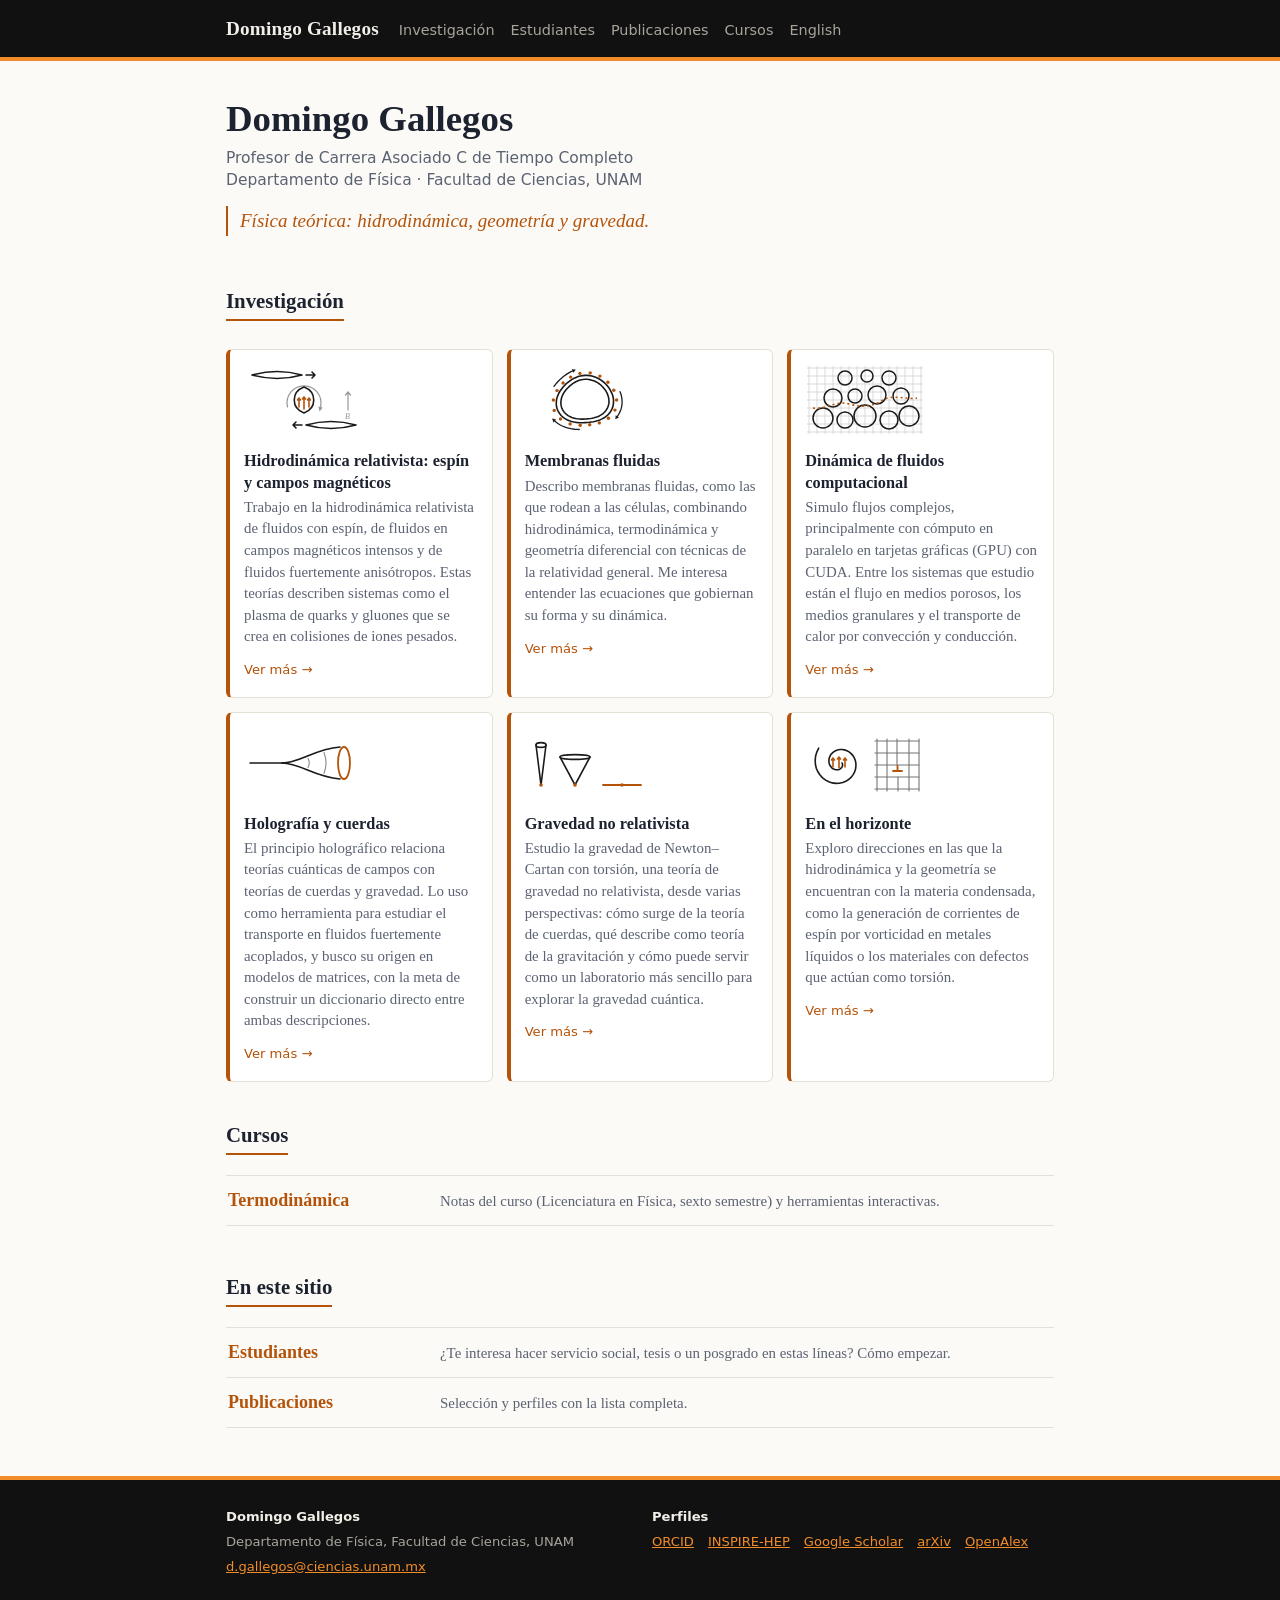
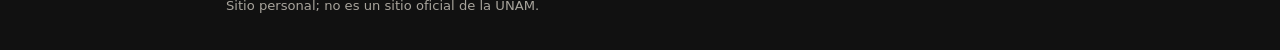
<file: index.html>
<!doctype html>
<html lang="es">
<head>
<meta charset="utf-8">
<meta name="viewport" content="width=device-width, initial-scale=1">
<title>Domingo Gallegos</title>
<link rel="stylesheet" href="style.css">
</head>
<body>
<header class="site"><div class="wrap">
<a class="brand" href="./">Domingo Gallegos</a>
<nav><a href="investigacion/">Investigación</a><a href="tesis/">Estudiantes</a><a href="publicaciones/">Publicaciones</a><a href="#cursos">Cursos</a><a href="en/" lang="en">English</a></nav>
</div></header>
<main><div class="wrap">
<section class="hero">
<h1>Domingo Gallegos</h1>
<p class="aff"><span>Profesor de Carrera Asociado C de Tiempo Completo</span><span>Departamento de Física · Facultad de Ciencias, UNAM</span></p>
<p class="tagline">Física teórica: hidrodinámica, geometría y gravedad.</p>
</section>
<h2>Investigación</h2>
<div class="tiles t32"><a class="tile" href="investigacion/#hidrodinamica-relativista"><span class="ilu"><svg viewBox="0 0 120 72" aria-hidden="true"><g fill="none" stroke="currentColor" stroke-width="1.6" stroke-linecap="round" stroke-linejoin="round"><path d="M8 11q25-7 50 0q-25 7-50 0z"/><path d="M62 61q25-7 50 0q-25 7-50 0z"/><path d="M62 11h9m-3-3 3 3-3 3"/><path d="M58 61h-9m3-3-3 3 3 3"/><path d="M60 23C73 28 73 44 60 49C47 44 47 28 60 23z"/></g><g fill="none" stroke="currentColor" stroke-width="1.2" stroke-linecap="round" opacity="0.45"><path d="M43.5 43A17 17 0 1 1 76.5 43"/><path d="M74.3 42.4 78.7 43.5 75.6 47.6z" fill="currentColor" stroke="none"/><path d="M104 46V28m-2.5 3 2.5-3 2.5 3"/><text x="101" y="55" font-size="8" font-family="serif" font-style="italic" stroke="none" fill="currentColor">B</text></g><g fill="none" stroke="var(--orange)" stroke-width="1.6" stroke-linecap="round"><path d="M55 43v-9m-1.5 2 1.5-2 1.5 2"/><path d="M60 45v-12m-1.5 2 1.5-2 1.5 2"/><path d="M65 43v-9m-1.5 2 1.5-2 1.5 2"/></g></svg></span><span class="tbody"><h3>Hidrodinámica relativista: espín y campos magnéticos</h3><p>Trabajo en la hidrodinámica relativista de fluidos con espín, de fluidos en campos magnéticos intensos y de fluidos fuertemente anisótropos. Estas teorías describen sistemas como el plasma de quarks y gluones que se crea en colisiones de iones pesados.</p><span class="more">Ver más →</span></span></a><a class="tile" href="investigacion/#membranas"><span class="ilu"><svg viewBox="0 0 120 72" aria-hidden="true"><g fill="none" stroke="currentColor" stroke-width="1.6" stroke-linejoin="round"><path d="M88.5 36.0 L88.5 38.3 L88.3 40.6 L87.8 42.9 L86.9 45.1 L85.8 47.2 L84.5 49.1 L82.9 50.8 L81.1 52.4 L79.2 53.8 L77.1 54.9 L75.0 55.9 L72.9 56.6 L70.7 57.2 L68.5 57.7 L66.4 58.0 L64.2 58.3 L62.1 58.5 L60.0 58.6 L57.9 58.7 L55.7 58.7 L53.5 58.6 L51.2 58.4 L48.9 58.0 L46.6 57.5 L44.3 56.8 L42.1 55.8 L39.9 54.6 L37.9 53.2 L36.1 51.5 L34.6 49.6 L33.3 47.5 L32.3 45.3 L31.6 43.0 L31.3 40.7 L31.3 38.3 L31.5 36.0 L32.0 33.7 L32.8 31.6 L33.7 29.5 L34.8 27.5 L36.0 25.7 L37.4 23.9 L38.8 22.3 L40.3 20.7 L41.9 19.2 L43.6 17.9 L45.3 16.6 L47.1 15.4 L49.1 14.3 L51.1 13.4 L53.2 12.6 L55.4 12.0 L57.7 11.6 L60.0 11.4 L62.3 11.4 L64.6 11.6 L66.9 12.0 L69.2 12.7 L71.3 13.5 L73.4 14.5 L75.4 15.7 L77.2 17.0 L79.0 18.4 L80.6 20.0 L82.2 21.6 L83.6 23.4 L84.8 25.3 L85.9 27.3 L86.9 29.3 L87.7 31.5 L88.2 33.7Z"/><path d="M83.9 36.0 L84.0 37.9 L83.8 39.9 L83.3 41.8 L82.6 43.6 L81.7 45.4 L80.6 47.0 L79.2 48.5 L77.7 49.8 L76.1 50.9 L74.4 51.9 L72.6 52.7 L70.8 53.3 L69.0 53.8 L67.2 54.2 L65.4 54.5 L63.6 54.7 L61.8 54.9 L60.0 55.0 L58.2 55.1 L56.4 55.1 L54.5 55.0 L52.6 54.8 L50.7 54.5 L48.7 54.1 L46.8 53.4 L44.9 52.6 L43.1 51.6 L41.5 50.4 L39.9 49.0 L38.6 47.4 L37.6 45.7 L36.7 43.8 L36.2 41.9 L35.9 39.9 L35.9 38.0 L36.1 36.0 L36.5 34.1 L37.1 32.3 L37.9 30.5 L38.8 28.9 L39.9 27.3 L41.0 25.8 L42.2 24.5 L43.5 23.2 L44.8 21.9 L46.2 20.8 L47.7 19.7 L49.2 18.7 L50.8 17.8 L52.5 17.0 L54.3 16.3 L56.2 15.8 L58.1 15.5 L60.0 15.3 L62.0 15.3 L63.9 15.5 L65.8 15.9 L67.7 16.4 L69.5 17.1 L71.3 17.9 L72.9 18.9 L74.5 20.0 L76.0 21.2 L77.3 22.5 L78.6 23.9 L79.8 25.4 L80.9 27.0 L81.8 28.7 L82.6 30.4 L83.2 32.2 L83.7 34.1Z"/></g><g fill="var(--orange)"><circle cx="91.6" cy="36.0" r="1.7"/><circle cx="89.9" cy="46.1" r="1.7"/><circle cx="83.4" cy="54.2" r="1.7"/><circle cx="74.3" cy="58.9" r="1.7"/><circle cx="64.7" cy="60.7" r="1.7"/><circle cx="55.2" cy="61.2" r="1.7"/><circle cx="45.1" cy="59.9" r="1.7"/><circle cx="35.5" cy="55.0" r="1.7"/><circle cx="29.2" cy="46.4" r="1.7"/><circle cx="28.4" cy="36.0" r="1.7"/><circle cx="32.0" cy="26.6" r="1.7"/><circle cx="38.1" cy="19.0" r="1.7"/><circle cx="45.7" cy="13.1" r="1.7"/><circle cx="54.9" cy="9.4" r="1.7"/><circle cx="65.2" cy="8.9" r="1.7"/><circle cx="74.9" cy="12.1" r="1.7"/><circle cx="82.9" cy="18.2" r="1.7"/><circle cx="88.8" cy="26.3" r="1.7"/></g><g fill="none" stroke="currentColor" stroke-width="1.3" stroke-linecap="round"><path d="M29.0 22.4 L30.2 20.8 L31.5 19.2 L32.8 17.7 L34.3 16.3 L35.7 14.9 L37.2 13.6 L38.8 12.3 L40.4 11.1 L42.1 9.9 L43.8 8.9 L45.6 7.9 L47.5 7.0"/><path d="M48.4 8.8 L50.8 5.4 L46.7 5.2Z" fill="currentColor" stroke="none"/><path d="M95.1 27.7 L95.8 29.7 L96.4 31.8 L96.8 33.9 L97.0 36.0 L97.1 38.2 L97.0 40.3 L96.7 42.4 L96.2 44.6 L95.5 46.6 L94.6 48.6 L93.6 50.5 L92.3 52.4"/><path d="M90.7 51.2 L90.3 55.3 L94.0 53.5Z" fill="currentColor" stroke="none"/><path d="M54.2 65.5 L52.2 65.4 L50.1 65.3 L48.0 65.0 L45.8 64.7 L43.7 64.2 L41.5 63.6 L39.4 62.9 L37.3 62.0 L35.3 61.0 L33.3 59.8 L31.5 58.4 L29.8 56.9"/><path d="M31.1 55.4 L27.1 54.5 L28.4 58.4Z" fill="currentColor" stroke="none"/></g></svg></span><span class="tbody"><h3>Membranas fluidas</h3><p>Describo membranas fluidas, como las que rodean a las células, combinando hidrodinámica, termodinámica y geometría diferencial con técnicas de la relatividad general. Me interesa entender las ecuaciones que gobiernan su forma y su dinámica.</p><span class="more">Ver más →</span></span></a><a class="tile" href="investigacion/#cfd"><span class="ilu"><svg viewBox="0 0 120 72" aria-hidden="true"><g stroke="currentColor" stroke-width="0.7" opacity="0.22"><path d="M4 2V70"/><path d="M12 2V70"/><path d="M20 2V70"/><path d="M28 2V70"/><path d="M36 2V70"/><path d="M44 2V70"/><path d="M52 2V70"/><path d="M60 2V70"/><path d="M68 2V70"/><path d="M76 2V70"/><path d="M84 2V70"/><path d="M92 2V70"/><path d="M100 2V70"/><path d="M108 2V70"/><path d="M116 2V70"/><path d="M2 4H118"/><path d="M2 12H118"/><path d="M2 20H118"/><path d="M2 28H118"/><path d="M2 36H118"/><path d="M2 44H118"/><path d="M2 52H118"/><path d="M2 60H118"/><path d="M2 68H118"/></g><g fill="none" stroke="currentColor" stroke-width="1.5"><circle cx="18" cy="54" r="10"/><circle cx="40" cy="56" r="8"/><circle cx="60" cy="52" r="11"/><circle cx="84" cy="56" r="9"/><circle cx="104" cy="52" r="10"/><circle cx="28" cy="34" r="9"/><circle cx="50" cy="32" r="7"/><circle cx="72" cy="31" r="9"/><circle cx="96" cy="32" r="8"/><circle cx="40" cy="14" r="7"/><circle cx="62" cy="12" r="6"/><circle cx="84" cy="14" r="7"/></g><path d="M8 44c14 2 22-8 36-4s24 2 34-4 24 0 34-2" fill="none" stroke="var(--orange)" stroke-width="1.6" stroke-dasharray="2 3"/></svg></span><span class="tbody"><h3>Dinámica de fluidos computacional</h3><p>Simulo flujos complejos, principalmente con cómputo en paralelo en tarjetas gráficas (GPU) con CUDA. Entre los sistemas que estudio están el flujo en medios porosos, los medios granulares y el transporte de calor por convección y conducción.</p><span class="more">Ver más →</span></span></a><a class="tile" href="investigacion/#holografia-y-cuerdas"><span class="ilu"><svg viewBox="0 0 120 72" aria-hidden="true"><g fill="none" stroke="currentColor" stroke-width="1.6" stroke-linecap="round"><path d="M6 36H38"/><path d="M38 36C56 36 70 22 96 20"/><path d="M38 36C56 36 70 50 96 52"/><path d="M64 31.5q2.5 4.5 0 9" stroke-width="1.1" opacity="0.5"/><path d="M80 25.5q4 10.5 0 21" stroke-width="1.1" opacity="0.5"/></g><ellipse cx="100" cy="36" rx="6" ry="16" fill="none" stroke="var(--orange)" stroke-width="1.8"/></svg></span><span class="tbody"><h3>Holografía y cuerdas</h3><p>El principio holográfico relaciona teorías cuánticas de campos con teorías de cuerdas y gravedad. Lo uso como herramienta para estudiar el transporte en fluidos fuertemente acoplados, y busco su origen en modelos de matrices, con la meta de construir un diccionario directo entre ambas descripciones.</p><span class="more">Ver más →</span></span></a><a class="tile" href="investigacion/#gravedad-no-relativista"><span class="ilu"><svg viewBox="0 0 120 72" aria-hidden="true"><g fill="none" stroke="currentColor" stroke-width="1.6" stroke-linecap="round" stroke-linejoin="round"><path d="M16 58L11 18M16 58L21 18"/><ellipse cx="16" cy="18" rx="5" ry="2.4"/><path d="M50 58L35 30M50 58L65 30"/><ellipse cx="50" cy="30" rx="15" ry="2.4"/></g><path d="M78 58H116" fill="none" stroke="var(--orange)" stroke-width="1.8" stroke-linecap="round"/><g fill="var(--orange)"><circle cx="16" cy="58" r="1.8"/><circle cx="50" cy="58" r="1.8"/><circle cx="97" cy="58" r="1.8"/></g></svg></span><span class="tbody"><h3>Gravedad no relativista</h3><p>Estudio la gravedad de Newton–Cartan con torsión, una teoría de gravedad no relativista, desde varias perspectivas: cómo surge de la teoría de cuerdas, qué describe como teoría de la gravitación y cómo puede servir como un laboratorio más sencillo para explorar la gravedad cuántica.</p><span class="more">Ver más →</span></span></a><a class="tile" href="investigacion/#en-el-horizonte"><span class="ilu"><svg viewBox="0 0 120 72" aria-hidden="true"><g fill="none" stroke="currentColor" stroke-width="1.6" stroke-linecap="round"><path d="M37.0 36.0 L37.3 36.6 L37.5 37.3 L37.6 38.0 L37.5 38.8 L37.2 39.7 L36.7 40.5 L36.1 41.2 L35.2 41.9 L34.2 42.4 L33.1 42.7 L31.9 42.8 L30.6 42.7 L29.3 42.3 L28.0 41.7 L26.8 40.8 L25.8 39.6 L24.9 38.3 L24.3 36.7 L23.9 35.0 L23.9 33.2 L24.1 31.4 L24.8 29.6 L25.7 27.8 L27.0 26.3 L28.6 24.9 L30.5 23.8 L32.5 23.0 L34.8 22.5 L37.1 22.5 L39.5 22.9 L41.9 23.7 L44.1 24.9 L46.1 26.6 L47.9 28.6 L49.3 30.9 L50.3 33.5 L50.9 36.4 L50.9 39.3 L50.5 42.2 L49.5 45.1 L48.0 47.9 L46.0 50.4 L43.6 52.5 L40.8 54.3 L37.7 55.5 L34.3 56.2 L30.8 56.4 L27.3 55.9 L23.8 54.8 L20.6 53.1 L17.6 50.8 L15.0 48.0 L12.9 44.8 L11.3 41.2 L10.4 37.3 L10.2 33.2 L10.6 29.1 L11.8 25.1 L13.7 21.2"/></g><g fill="none" stroke="var(--orange)" stroke-width="1.6" stroke-linecap="round"><path d="M28 40v-9m-1.5 2 1.5-2 1.5 2"/><path d="M34 41v-11m-1.5 2 1.5-2 1.5 2"/><path d="M40 40v-9m-1.5 2 1.5-2 1.5 2"/></g><g fill="none" stroke="currentColor" stroke-width="1.1" stroke-linecap="round" opacity="0.6"><path d="M70 14H114"/><path d="M70 26H114"/><path d="M70 38H114"/><path d="M70 50H114"/><path d="M70 62H114"/><path d="M72 12V64"/><path d="M82 12V64"/><path d="M104 12V64"/><path d="M114 12V64"/><path d="M92 12V38"/><path d="M93 64V50"/></g><path d="M88 44h9M92.5 44v-5" fill="none" stroke="var(--orange)" stroke-width="1.8" stroke-linecap="round"/></svg></span><span class="tbody"><h3>En el horizonte</h3><p>Exploro direcciones en las que la hidrodinámica y la geometría se encuentran con la materia condensada, como la generación de corrientes de espín por vorticidad en metales líquidos o los materiales con defectos que actúan como torsión.</p><span class="more">Ver más →</span></span></a></div>
<h2 id="cursos">Cursos</h2>
<ul class="rows">
<li><a href="termodinamica/"><b>Termodinámica</b><span>Notas del curso (Licenciatura en Física, sexto semestre) y herramientas interactivas.</span></a></li>
</ul>
<h2>En este sitio</h2>
<ul class="rows">
<li><a href="tesis/"><b>Estudiantes</b><span>¿Te interesa hacer servicio social, tesis o un posgrado en estas líneas? Cómo empezar.</span></a></li>
<li><a href="publicaciones/"><b>Publicaciones</b><span>Selección y perfiles con la lista completa.</span></a></li>
</ul>
</div></main>
<footer class="site"><div class="wrap">
<div class="fcols">
<div><p class="fname">Domingo Gallegos</p><p>Departamento de Física, Facultad de Ciencias, UNAM</p><p><a href="mailto:d.gallegos@ciencias.unam.mx">d.gallegos@ciencias.unam.mx</a></p></div>
<div><p class="fname">Perfiles</p><ul class="flinks"><li><a href="https://orcid.org/0000-0003-2841-3504">ORCID</a></li><li><a href="https://inspirehep.net/authors/1765943">INSPIRE-HEP</a></li><li><a href="https://scholar.google.com/citations?user=hupvKaYAAAAJ">Google Scholar</a></li><li><a href="https://arxiv.org/a/0000-0003-2841-3504">arXiv</a></li><li><a href="https://openalex.org/authors/A5072152546">OpenAlex</a></li></ul></div>
</div>
<p class="disc">Sitio personal; no es un sitio oficial de la UNAM.</p>
</div></footer>
</body>
</html>
</file>
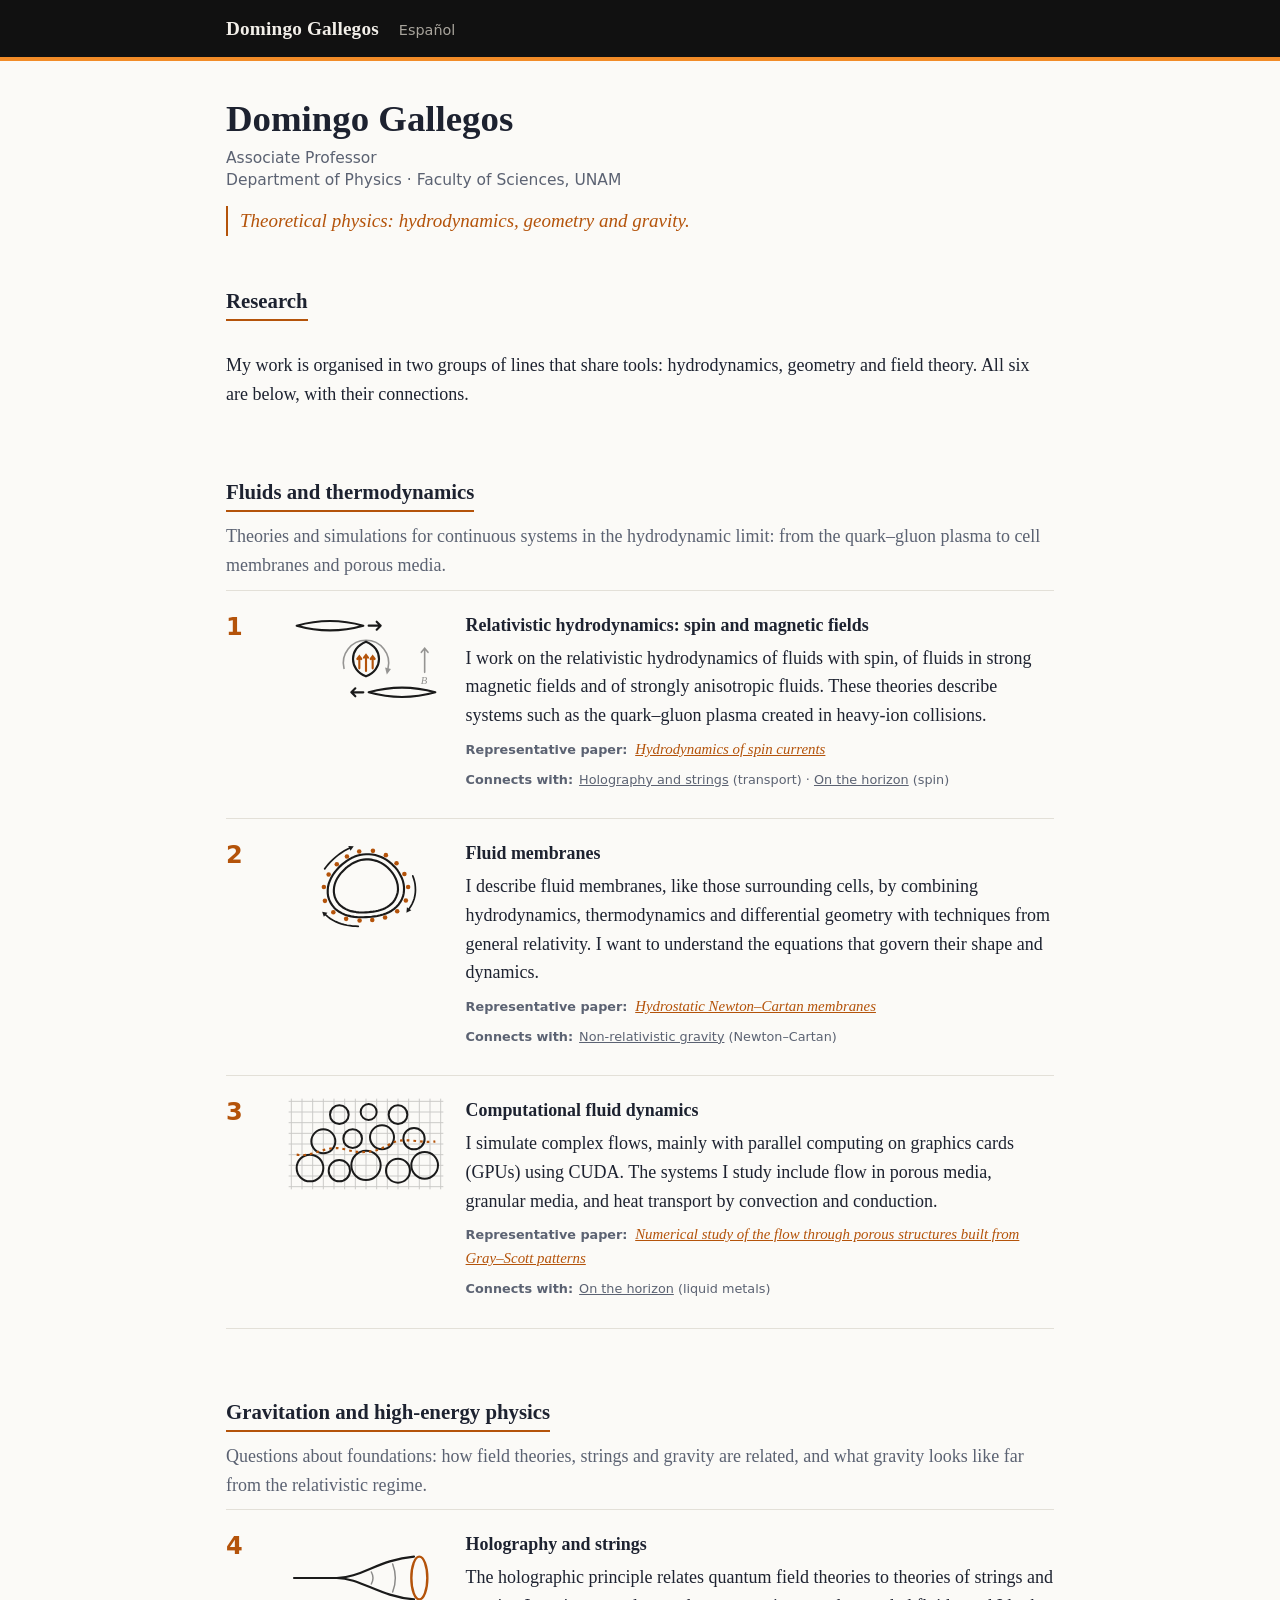
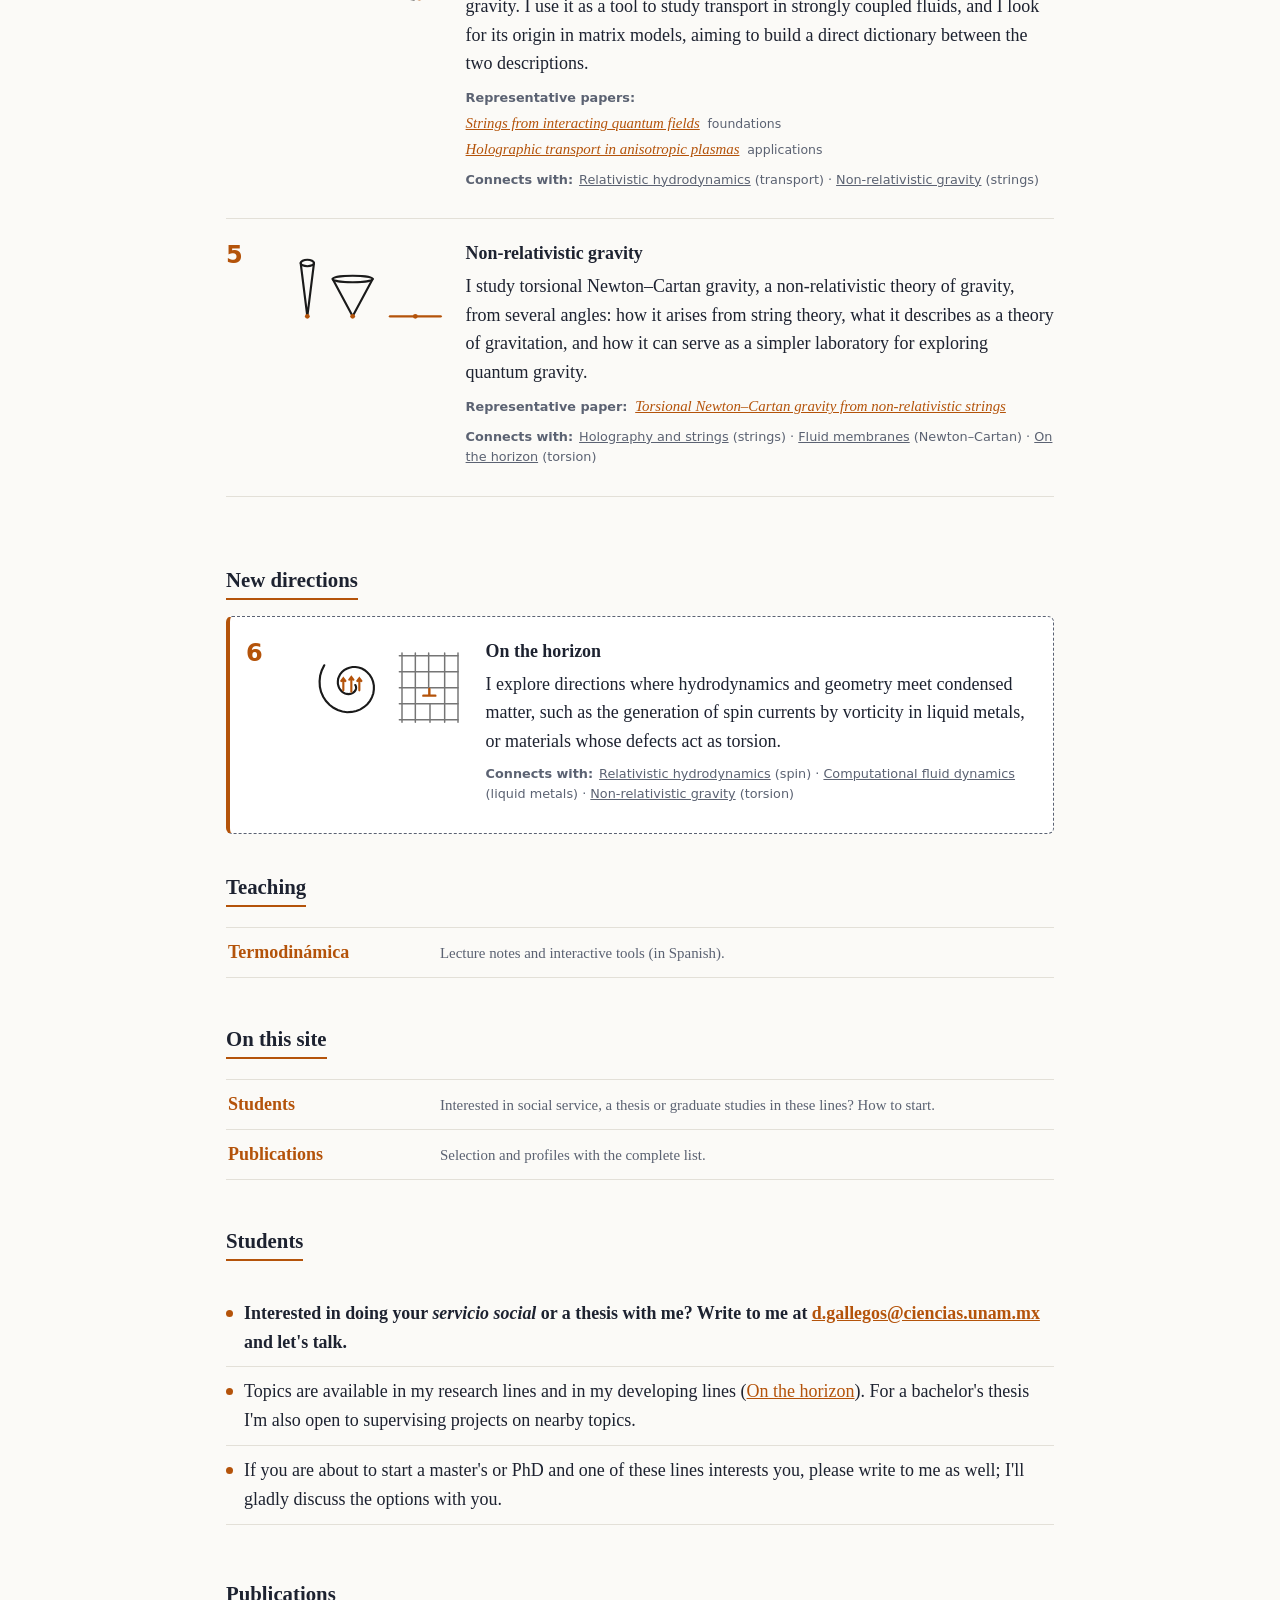
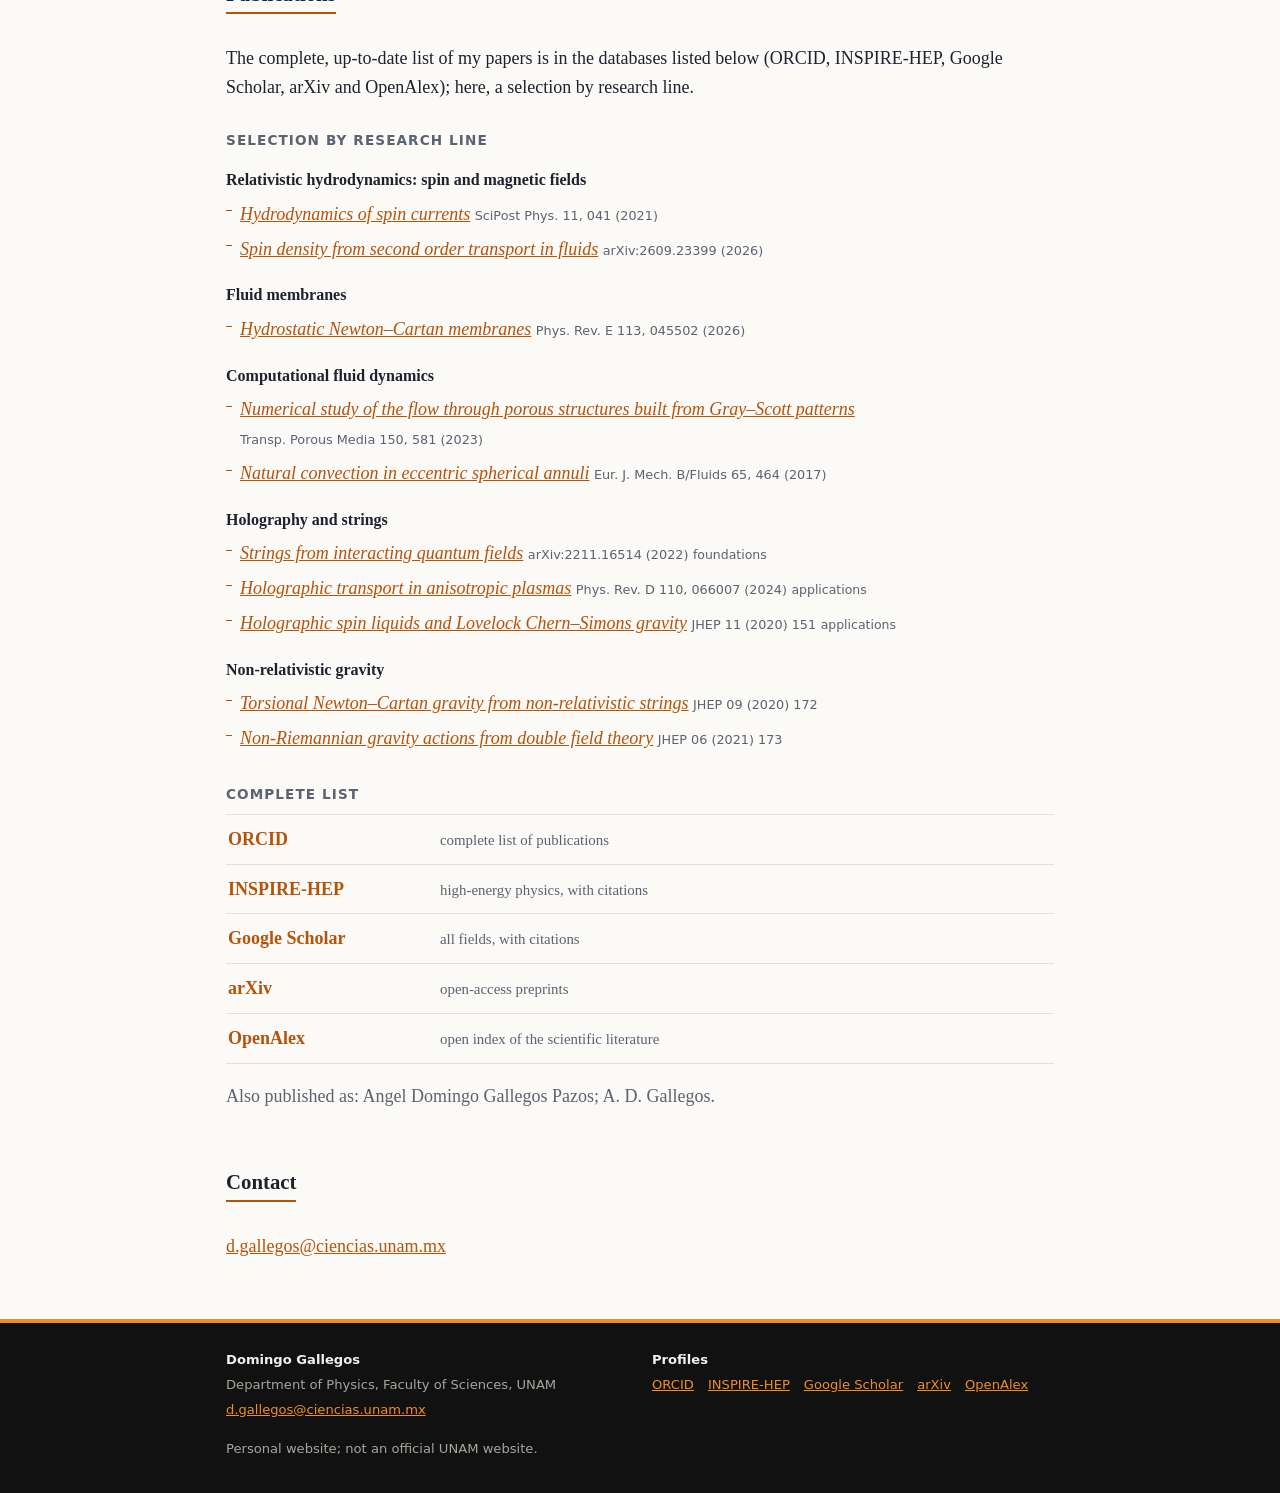
<file: en/index.html>
<!doctype html>
<html lang="en">
<head>
<meta charset="utf-8">
<meta name="viewport" content="width=device-width, initial-scale=1">
<title>Domingo Gallegos</title>
<link rel="stylesheet" href="../style.css">
</head>
<body>
<header class="site"><div class="wrap">
<a class="brand" href="../en/">Domingo Gallegos</a>
<nav><a href="../" lang="es">Español</a></nav>
</div></header>
<main><div class="wrap">
<section class="hero">
<h1>Domingo Gallegos</h1>
<p class="aff"><span>Associate Professor</span><span>Department of Physics · Faculty of Sciences, UNAM</span></p>
<p class="tagline">Theoretical physics: hydrodynamics, geometry and gravity.</p>
</section>
<h2>Research</h2>
<p>My work is organised in two groups of lines that share tools: hydrodynamics, geometry and field theory. All six are below, with their connections.</p>
<section class="grupo"><h2>Fluids and thermodynamics</h2><p class="gintro">Theories and simulations for continuous systems in the hydrodynamic limit: from the quark–gluon plasma to cell membranes and porous media.</p><ol class="idx"><li class="row" id="hidrodinamica-relativista"><span class="n">1</span><span class="ilu"><svg viewBox="0 0 120 72" aria-hidden="true"><g fill="none" stroke="currentColor" stroke-width="1.6" stroke-linecap="round" stroke-linejoin="round"><path d="M8 11q25-7 50 0q-25 7-50 0z"/><path d="M62 61q25-7 50 0q-25 7-50 0z"/><path d="M62 11h9m-3-3 3 3-3 3"/><path d="M58 61h-9m3-3-3 3 3 3"/><path d="M60 23C73 28 73 44 60 49C47 44 47 28 60 23z"/></g><g fill="none" stroke="currentColor" stroke-width="1.2" stroke-linecap="round" opacity="0.45"><path d="M43.5 43A17 17 0 1 1 76.5 43"/><path d="M74.3 42.4 78.7 43.5 75.6 47.6z" fill="currentColor" stroke="none"/><path d="M104 46V28m-2.5 3 2.5-3 2.5 3"/><text x="101" y="55" font-size="8" font-family="serif" font-style="italic" stroke="none" fill="currentColor">B</text></g><g fill="none" stroke="var(--orange)" stroke-width="1.6" stroke-linecap="round"><path d="M55 43v-9m-1.5 2 1.5-2 1.5 2"/><path d="M60 45v-12m-1.5 2 1.5-2 1.5 2"/><path d="M65 43v-9m-1.5 2 1.5-2 1.5 2"/></g></svg></span><div class="rbody"><h3>Relativistic hydrodynamics: spin and magnetic fields</h3><p>I work on the relativistic hydrodynamics of fluids with spin, of fluids in strong magnetic fields and of strongly anisotropic fluids. These theories describe systems such as the quark–gluon plasma created in heavy-ion collisions.</p><p class="rep"><span class="rl">Representative paper:</span> <a href="https://arxiv.org/abs/2101.04759" lang="en"><i>Hydrodynamics of spin currents</i></a></p><p class="cons"><span>Connects with:</span> <a href="#holografia-y-cuerdas">Holography and strings</a> (transport) · <a href="#en-el-horizonte">On the horizon</a> (spin)</p></div></li><li class="row" id="membranas"><span class="n">2</span><span class="ilu"><svg viewBox="0 0 120 72" aria-hidden="true"><g fill="none" stroke="currentColor" stroke-width="1.6" stroke-linejoin="round"><path d="M88.5 36.0 L88.5 38.3 L88.3 40.6 L87.8 42.9 L86.9 45.1 L85.8 47.2 L84.5 49.1 L82.9 50.8 L81.1 52.4 L79.2 53.8 L77.1 54.9 L75.0 55.9 L72.9 56.6 L70.7 57.2 L68.5 57.7 L66.4 58.0 L64.2 58.3 L62.1 58.5 L60.0 58.6 L57.9 58.7 L55.7 58.7 L53.5 58.6 L51.2 58.4 L48.9 58.0 L46.6 57.5 L44.3 56.8 L42.1 55.8 L39.9 54.6 L37.9 53.2 L36.1 51.5 L34.6 49.6 L33.3 47.5 L32.3 45.3 L31.6 43.0 L31.3 40.7 L31.3 38.3 L31.5 36.0 L32.0 33.7 L32.8 31.6 L33.7 29.5 L34.8 27.5 L36.0 25.7 L37.4 23.9 L38.8 22.3 L40.3 20.7 L41.9 19.2 L43.6 17.9 L45.3 16.6 L47.1 15.4 L49.1 14.3 L51.1 13.4 L53.2 12.6 L55.4 12.0 L57.7 11.6 L60.0 11.4 L62.3 11.4 L64.6 11.6 L66.9 12.0 L69.2 12.7 L71.3 13.5 L73.4 14.5 L75.4 15.7 L77.2 17.0 L79.0 18.4 L80.6 20.0 L82.2 21.6 L83.6 23.4 L84.8 25.3 L85.9 27.3 L86.9 29.3 L87.7 31.5 L88.2 33.7Z"/><path d="M83.9 36.0 L84.0 37.9 L83.8 39.9 L83.3 41.8 L82.6 43.6 L81.7 45.4 L80.6 47.0 L79.2 48.5 L77.7 49.8 L76.1 50.9 L74.4 51.9 L72.6 52.7 L70.8 53.3 L69.0 53.8 L67.2 54.2 L65.4 54.5 L63.6 54.7 L61.8 54.9 L60.0 55.0 L58.2 55.1 L56.4 55.1 L54.5 55.0 L52.6 54.8 L50.7 54.5 L48.7 54.1 L46.8 53.4 L44.9 52.6 L43.1 51.6 L41.5 50.4 L39.9 49.0 L38.6 47.4 L37.6 45.7 L36.7 43.8 L36.2 41.9 L35.9 39.9 L35.9 38.0 L36.1 36.0 L36.5 34.1 L37.1 32.3 L37.9 30.5 L38.8 28.9 L39.9 27.3 L41.0 25.8 L42.2 24.5 L43.5 23.2 L44.8 21.9 L46.2 20.8 L47.7 19.7 L49.2 18.7 L50.8 17.8 L52.5 17.0 L54.3 16.3 L56.2 15.8 L58.1 15.5 L60.0 15.3 L62.0 15.3 L63.9 15.5 L65.8 15.9 L67.7 16.4 L69.5 17.1 L71.3 17.9 L72.9 18.9 L74.5 20.0 L76.0 21.2 L77.3 22.5 L78.6 23.9 L79.8 25.4 L80.9 27.0 L81.8 28.7 L82.6 30.4 L83.2 32.2 L83.7 34.1Z"/></g><g fill="var(--orange)"><circle cx="91.6" cy="36.0" r="1.7"/><circle cx="89.9" cy="46.1" r="1.7"/><circle cx="83.4" cy="54.2" r="1.7"/><circle cx="74.3" cy="58.9" r="1.7"/><circle cx="64.7" cy="60.7" r="1.7"/><circle cx="55.2" cy="61.2" r="1.7"/><circle cx="45.1" cy="59.9" r="1.7"/><circle cx="35.5" cy="55.0" r="1.7"/><circle cx="29.2" cy="46.4" r="1.7"/><circle cx="28.4" cy="36.0" r="1.7"/><circle cx="32.0" cy="26.6" r="1.7"/><circle cx="38.1" cy="19.0" r="1.7"/><circle cx="45.7" cy="13.1" r="1.7"/><circle cx="54.9" cy="9.4" r="1.7"/><circle cx="65.2" cy="8.9" r="1.7"/><circle cx="74.9" cy="12.1" r="1.7"/><circle cx="82.9" cy="18.2" r="1.7"/><circle cx="88.8" cy="26.3" r="1.7"/></g><g fill="none" stroke="currentColor" stroke-width="1.3" stroke-linecap="round"><path d="M29.0 22.4 L30.2 20.8 L31.5 19.2 L32.8 17.7 L34.3 16.3 L35.7 14.9 L37.2 13.6 L38.8 12.3 L40.4 11.1 L42.1 9.9 L43.8 8.9 L45.6 7.9 L47.5 7.0"/><path d="M48.4 8.8 L50.8 5.4 L46.7 5.2Z" fill="currentColor" stroke="none"/><path d="M95.1 27.7 L95.8 29.7 L96.4 31.8 L96.8 33.9 L97.0 36.0 L97.1 38.2 L97.0 40.3 L96.7 42.4 L96.2 44.6 L95.5 46.6 L94.6 48.6 L93.6 50.5 L92.3 52.4"/><path d="M90.7 51.2 L90.3 55.3 L94.0 53.5Z" fill="currentColor" stroke="none"/><path d="M54.2 65.5 L52.2 65.4 L50.1 65.3 L48.0 65.0 L45.8 64.7 L43.7 64.2 L41.5 63.6 L39.4 62.9 L37.3 62.0 L35.3 61.0 L33.3 59.8 L31.5 58.4 L29.8 56.9"/><path d="M31.1 55.4 L27.1 54.5 L28.4 58.4Z" fill="currentColor" stroke="none"/></g></svg></span><div class="rbody"><h3>Fluid membranes</h3><p>I describe fluid membranes, like those surrounding cells, by combining hydrodynamics, thermodynamics and differential geometry with techniques from general relativity. I want to understand the equations that govern their shape and dynamics.</p><p class="rep"><span class="rl">Representative paper:</span> <a href="https://arxiv.org/abs/2503.08947" lang="en"><i>Hydrostatic Newton–Cartan membranes</i></a></p><p class="cons"><span>Connects with:</span> <a href="#gravedad-no-relativista">Non-relativistic gravity</a> (Newton–Cartan)</p></div></li><li class="row" id="cfd"><span class="n">3</span><span class="ilu"><svg viewBox="0 0 120 72" aria-hidden="true"><g stroke="currentColor" stroke-width="0.7" opacity="0.22"><path d="M4 2V70"/><path d="M12 2V70"/><path d="M20 2V70"/><path d="M28 2V70"/><path d="M36 2V70"/><path d="M44 2V70"/><path d="M52 2V70"/><path d="M60 2V70"/><path d="M68 2V70"/><path d="M76 2V70"/><path d="M84 2V70"/><path d="M92 2V70"/><path d="M100 2V70"/><path d="M108 2V70"/><path d="M116 2V70"/><path d="M2 4H118"/><path d="M2 12H118"/><path d="M2 20H118"/><path d="M2 28H118"/><path d="M2 36H118"/><path d="M2 44H118"/><path d="M2 52H118"/><path d="M2 60H118"/><path d="M2 68H118"/></g><g fill="none" stroke="currentColor" stroke-width="1.5"><circle cx="18" cy="54" r="10"/><circle cx="40" cy="56" r="8"/><circle cx="60" cy="52" r="11"/><circle cx="84" cy="56" r="9"/><circle cx="104" cy="52" r="10"/><circle cx="28" cy="34" r="9"/><circle cx="50" cy="32" r="7"/><circle cx="72" cy="31" r="9"/><circle cx="96" cy="32" r="8"/><circle cx="40" cy="14" r="7"/><circle cx="62" cy="12" r="6"/><circle cx="84" cy="14" r="7"/></g><path d="M8 44c14 2 22-8 36-4s24 2 34-4 24 0 34-2" fill="none" stroke="var(--orange)" stroke-width="1.6" stroke-dasharray="2 3"/></svg></span><div class="rbody"><h3>Computational fluid dynamics</h3><p>I simulate complex flows, mainly with parallel computing on graphics cards (GPUs) using CUDA. The systems I study include flow in porous media, granular media, and heat transport by convection and conduction.</p><p class="rep"><span class="rl">Representative paper:</span> <a href="https://doi.org/10.1007/s11242-023-02021-4" lang="en"><i>Numerical study of the flow through porous structures built from Gray–Scott patterns</i></a></p><p class="cons"><span>Connects with:</span> <a href="#en-el-horizonte">On the horizon</a> (liquid metals)</p></div></li></ol></section><section class="grupo"><h2>Gravitation and high-energy physics</h2><p class="gintro">Questions about foundations: how field theories, strings and gravity are related, and what gravity looks like far from the relativistic regime.</p><ol class="idx"><li class="row" id="holografia-y-cuerdas"><span class="n">4</span><span class="ilu"><svg viewBox="0 0 120 72" aria-hidden="true"><g fill="none" stroke="currentColor" stroke-width="1.6" stroke-linecap="round"><path d="M6 36H38"/><path d="M38 36C56 36 70 22 96 20"/><path d="M38 36C56 36 70 50 96 52"/><path d="M64 31.5q2.5 4.5 0 9" stroke-width="1.1" opacity="0.5"/><path d="M80 25.5q4 10.5 0 21" stroke-width="1.1" opacity="0.5"/></g><ellipse cx="100" cy="36" rx="6" ry="16" fill="none" stroke="var(--orange)" stroke-width="1.8"/></svg></span><div class="rbody"><h3>Holography and strings</h3><p>The holographic principle relates quantum field theories to theories of strings and gravity. I use it as a tool to study transport in strongly coupled fluids, and I look for its origin in matrix models, aiming to build a direct dictionary between the two descriptions.</p><p class="rep"><span class="rl">Representative papers:</span> <span class="ri"><a href="https://arxiv.org/abs/2211.16514" lang="en"><i>Strings from interacting quantum fields</i></a> <span class="nota">foundations</span></span><span class="ri"><a href="https://arxiv.org/abs/2402.12224" lang="en"><i>Holographic transport in anisotropic plasmas</i></a> <span class="nota">applications</span></span></p><p class="cons"><span>Connects with:</span> <a href="#hidrodinamica-relativista">Relativistic hydrodynamics</a> (transport) · <a href="#gravedad-no-relativista">Non-relativistic gravity</a> (strings)</p></div></li><li class="row" id="gravedad-no-relativista"><span class="n">5</span><span class="ilu"><svg viewBox="0 0 120 72" aria-hidden="true"><g fill="none" stroke="currentColor" stroke-width="1.6" stroke-linecap="round" stroke-linejoin="round"><path d="M16 58L11 18M16 58L21 18"/><ellipse cx="16" cy="18" rx="5" ry="2.4"/><path d="M50 58L35 30M50 58L65 30"/><ellipse cx="50" cy="30" rx="15" ry="2.4"/></g><path d="M78 58H116" fill="none" stroke="var(--orange)" stroke-width="1.8" stroke-linecap="round"/><g fill="var(--orange)"><circle cx="16" cy="58" r="1.8"/><circle cx="50" cy="58" r="1.8"/><circle cx="97" cy="58" r="1.8"/></g></svg></span><div class="rbody"><h3>Non-relativistic gravity</h3><p>I study torsional Newton–Cartan gravity, a non-relativistic theory of gravity, from several angles: how it arises from string theory, what it describes as a theory of gravitation, and how it can serve as a simpler laboratory for exploring quantum gravity.</p><p class="rep"><span class="rl">Representative paper:</span> <a href="https://arxiv.org/abs/1906.01607" lang="en"><i>Torsional Newton–Cartan gravity from non-relativistic strings</i></a></p><p class="cons"><span>Connects with:</span> <a href="#holografia-y-cuerdas">Holography and strings</a> (strings) · <a href="#membranas">Fluid membranes</a> (Newton–Cartan) · <a href="#en-el-horizonte">On the horizon</a> (torsion)</p></div></li></ol></section><section class="grupo horizonte"><h2>New directions</h2><ol class="idx"><li class="row" id="en-el-horizonte"><span class="n">6</span><span class="ilu"><svg viewBox="0 0 120 72" aria-hidden="true"><g fill="none" stroke="currentColor" stroke-width="1.6" stroke-linecap="round"><path d="M37.0 36.0 L37.3 36.6 L37.5 37.3 L37.6 38.0 L37.5 38.8 L37.2 39.7 L36.7 40.5 L36.1 41.2 L35.2 41.9 L34.2 42.4 L33.1 42.7 L31.9 42.8 L30.6 42.7 L29.3 42.3 L28.0 41.7 L26.8 40.8 L25.8 39.6 L24.9 38.3 L24.3 36.7 L23.9 35.0 L23.9 33.2 L24.1 31.4 L24.8 29.6 L25.7 27.8 L27.0 26.3 L28.6 24.9 L30.5 23.8 L32.5 23.0 L34.8 22.5 L37.1 22.5 L39.5 22.9 L41.9 23.7 L44.1 24.9 L46.1 26.6 L47.9 28.6 L49.3 30.9 L50.3 33.5 L50.9 36.4 L50.9 39.3 L50.5 42.2 L49.5 45.1 L48.0 47.9 L46.0 50.4 L43.6 52.5 L40.8 54.3 L37.7 55.5 L34.3 56.2 L30.8 56.4 L27.3 55.9 L23.8 54.8 L20.6 53.1 L17.6 50.8 L15.0 48.0 L12.9 44.8 L11.3 41.2 L10.4 37.3 L10.2 33.2 L10.6 29.1 L11.8 25.1 L13.7 21.2"/></g><g fill="none" stroke="var(--orange)" stroke-width="1.6" stroke-linecap="round"><path d="M28 40v-9m-1.5 2 1.5-2 1.5 2"/><path d="M34 41v-11m-1.5 2 1.5-2 1.5 2"/><path d="M40 40v-9m-1.5 2 1.5-2 1.5 2"/></g><g fill="none" stroke="currentColor" stroke-width="1.1" stroke-linecap="round" opacity="0.6"><path d="M70 14H114"/><path d="M70 26H114"/><path d="M70 38H114"/><path d="M70 50H114"/><path d="M70 62H114"/><path d="M72 12V64"/><path d="M82 12V64"/><path d="M104 12V64"/><path d="M114 12V64"/><path d="M92 12V38"/><path d="M93 64V50"/></g><path d="M88 44h9M92.5 44v-5" fill="none" stroke="var(--orange)" stroke-width="1.8" stroke-linecap="round"/></svg></span><div class="rbody"><h3>On the horizon</h3><p>I explore directions where hydrodynamics and geometry meet condensed matter, such as the generation of spin currents by vorticity in liquid metals, or materials whose defects act as torsion.</p><p class="cons"><span>Connects with:</span> <a href="#hidrodinamica-relativista">Relativistic hydrodynamics</a> (spin) · <a href="#cfd">Computational fluid dynamics</a> (liquid metals) · <a href="#gravedad-no-relativista">Non-relativistic gravity</a> (torsion)</p></div></li></ol></section>
<h2>Teaching</h2>
<ul class="rows">
<li><a href="../termodinamica/" lang="es"><b>Termodinámica</b><span lang="en">Lecture notes and interactive tools (in Spanish).</span></a></li>
</ul>
<h2>On this site</h2>
<ul class="rows">
<li><a href="#students"><b>Students</b><span>Interested in social service, a thesis or graduate studies in these lines? How to start.</span></a></li>
<li><a href="#publications"><b>Publications</b><span>Selection and profiles with the complete list.</span></a></li>
</ul>
<h2 id="students">Students</h2>
<ul class="invite">
<li>Interested in doing your <i lang="es">servicio social</i> or a thesis with me? Write to me at <a href="mailto:d.gallegos@ciencias.unam.mx">d.gallegos@ciencias.unam.mx</a> and let's talk.</li>
<li>Topics are available in my research lines and in my developing lines (<a href="../investigacion/#en-el-horizonte" lang="es">On the horizon</a>). For a bachelor's thesis I'm also open to supervising projects on nearby topics.</li>
<li>If you are about to start a master's or PhD and one of these lines interests you, please write to me as well; I'll gladly discuss the options with you.</li>
</ul>
<h2 id="publications">Publications</h2>
<p>The complete, up-to-date list of my papers is in the databases listed below (ORCID, INSPIRE-HEP, Google Scholar, arXiv and OpenAlex); here, a selection by research line.</p>
<h3 class="grp">Selection by research line</h3>
<section class="pblock" id="pub-hidrodinamica-relativista"><h3 class="lh"><a href="#hidrodinamica-relativista">Relativistic hydrodynamics: spin and magnetic fields</a></h3><ul class="pubs"><li><a href="https://arxiv.org/abs/2101.04759" lang="en"><i>Hydrodynamics of spin currents</i></a> <span class="ref">SciPost Phys. 11, 041 (2021)</span></li><li><a href="https://arxiv.org/abs/2609.23399" lang="en"><i>Spin density from second order transport in fluids</i></a> <span class="ref">arXiv:2609.23399 (2026)</span></li></ul></section><section class="pblock" id="pub-membranas"><h3 class="lh"><a href="#membranas">Fluid membranes</a></h3><ul class="pubs"><li><a href="https://arxiv.org/abs/2503.08947" lang="en"><i>Hydrostatic Newton–Cartan membranes</i></a> <span class="ref">Phys. Rev. E 113, 045502 (2026)</span></li></ul></section><section class="pblock" id="pub-cfd"><h3 class="lh"><a href="#cfd">Computational fluid dynamics</a></h3><ul class="pubs"><li><a href="https://doi.org/10.1007/s11242-023-02021-4" lang="en"><i>Numerical study of the flow through porous structures built from Gray–Scott patterns</i></a> <span class="ref">Transp. Porous Media 150, 581 (2023)</span></li><li><a href="https://arxiv.org/abs/1509.06291" lang="en"><i>Natural convection in eccentric spherical annuli</i></a> <span class="ref">Eur. J. Mech. B/Fluids 65, 464 (2017)</span></li></ul></section><section class="pblock" id="pub-holografia-y-cuerdas"><h3 class="lh"><a href="#holografia-y-cuerdas">Holography and strings</a></h3><ul class="pubs"><li><a href="https://arxiv.org/abs/2211.16514" lang="en"><i>Strings from interacting quantum fields</i></a> <span class="ref">arXiv:2211.16514 (2022)</span> <span class="nota">foundations</span></li><li><a href="https://arxiv.org/abs/2402.12224" lang="en"><i>Holographic transport in anisotropic plasmas</i></a> <span class="ref">Phys. Rev. D 110, 066007 (2024)</span> <span class="nota">applications</span></li><li><a href="https://arxiv.org/abs/2004.05148" lang="en"><i>Holographic spin liquids and Lovelock Chern–Simons gravity</i></a> <span class="ref">JHEP 11 (2020) 151</span> <span class="nota">applications</span></li></ul></section><section class="pblock" id="pub-gravedad-no-relativista"><h3 class="lh"><a href="#gravedad-no-relativista">Non-relativistic gravity</a></h3><ul class="pubs"><li><a href="https://arxiv.org/abs/1906.01607" lang="en"><i>Torsional Newton–Cartan gravity from non-relativistic strings</i></a> <span class="ref">JHEP 09 (2020) 172</span></li><li><a href="https://arxiv.org/abs/2012.07765" lang="en"><i>Non-Riemannian gravity actions from double field theory</i></a> <span class="ref">JHEP 06 (2021) 173</span></li></ul></section>
<h3 class="grp">Complete list</h3>
<ul class="rows"><li><a href="https://orcid.org/0000-0003-2841-3504"><b>ORCID</b><span>complete list of publications</span></a></li><li><a href="https://inspirehep.net/authors/1765943"><b>INSPIRE-HEP</b><span>high-energy physics, with citations</span></a></li><li><a href="https://scholar.google.com/citations?user=hupvKaYAAAAJ"><b>Google Scholar</b><span>all fields, with citations</span></a></li><li><a href="https://arxiv.org/a/0000-0003-2841-3504"><b>arXiv</b><span>open-access preprints</span></a></li><li><a href="https://openalex.org/authors/A5072152546"><b>OpenAlex</b><span>open index of the scientific literature</span></a></li></ul>
<p class="muted">Also published as: Angel Domingo Gallegos Pazos; A. D. Gallegos.</p>
<h2>Contact</h2>
<p><a href="mailto:d.gallegos@ciencias.unam.mx">d.gallegos@ciencias.unam.mx</a></p>
</div></main>
<footer class="site"><div class="wrap">
<div class="fcols">
<div><p class="fname">Domingo Gallegos</p><p>Department of Physics, Faculty of Sciences, UNAM</p><p><a href="mailto:d.gallegos@ciencias.unam.mx">d.gallegos@ciencias.unam.mx</a></p></div>
<div><p class="fname">Profiles</p><ul class="flinks"><li><a href="https://orcid.org/0000-0003-2841-3504">ORCID</a></li><li><a href="https://inspirehep.net/authors/1765943">INSPIRE-HEP</a></li><li><a href="https://scholar.google.com/citations?user=hupvKaYAAAAJ">Google Scholar</a></li><li><a href="https://arxiv.org/a/0000-0003-2841-3504">arXiv</a></li><li><a href="https://openalex.org/authors/A5072152546">OpenAlex</a></li></ul></div>
</div>
<p class="disc">Personal website; not an official UNAM website.</p>
</div></footer>
</body>
</html>
</file>
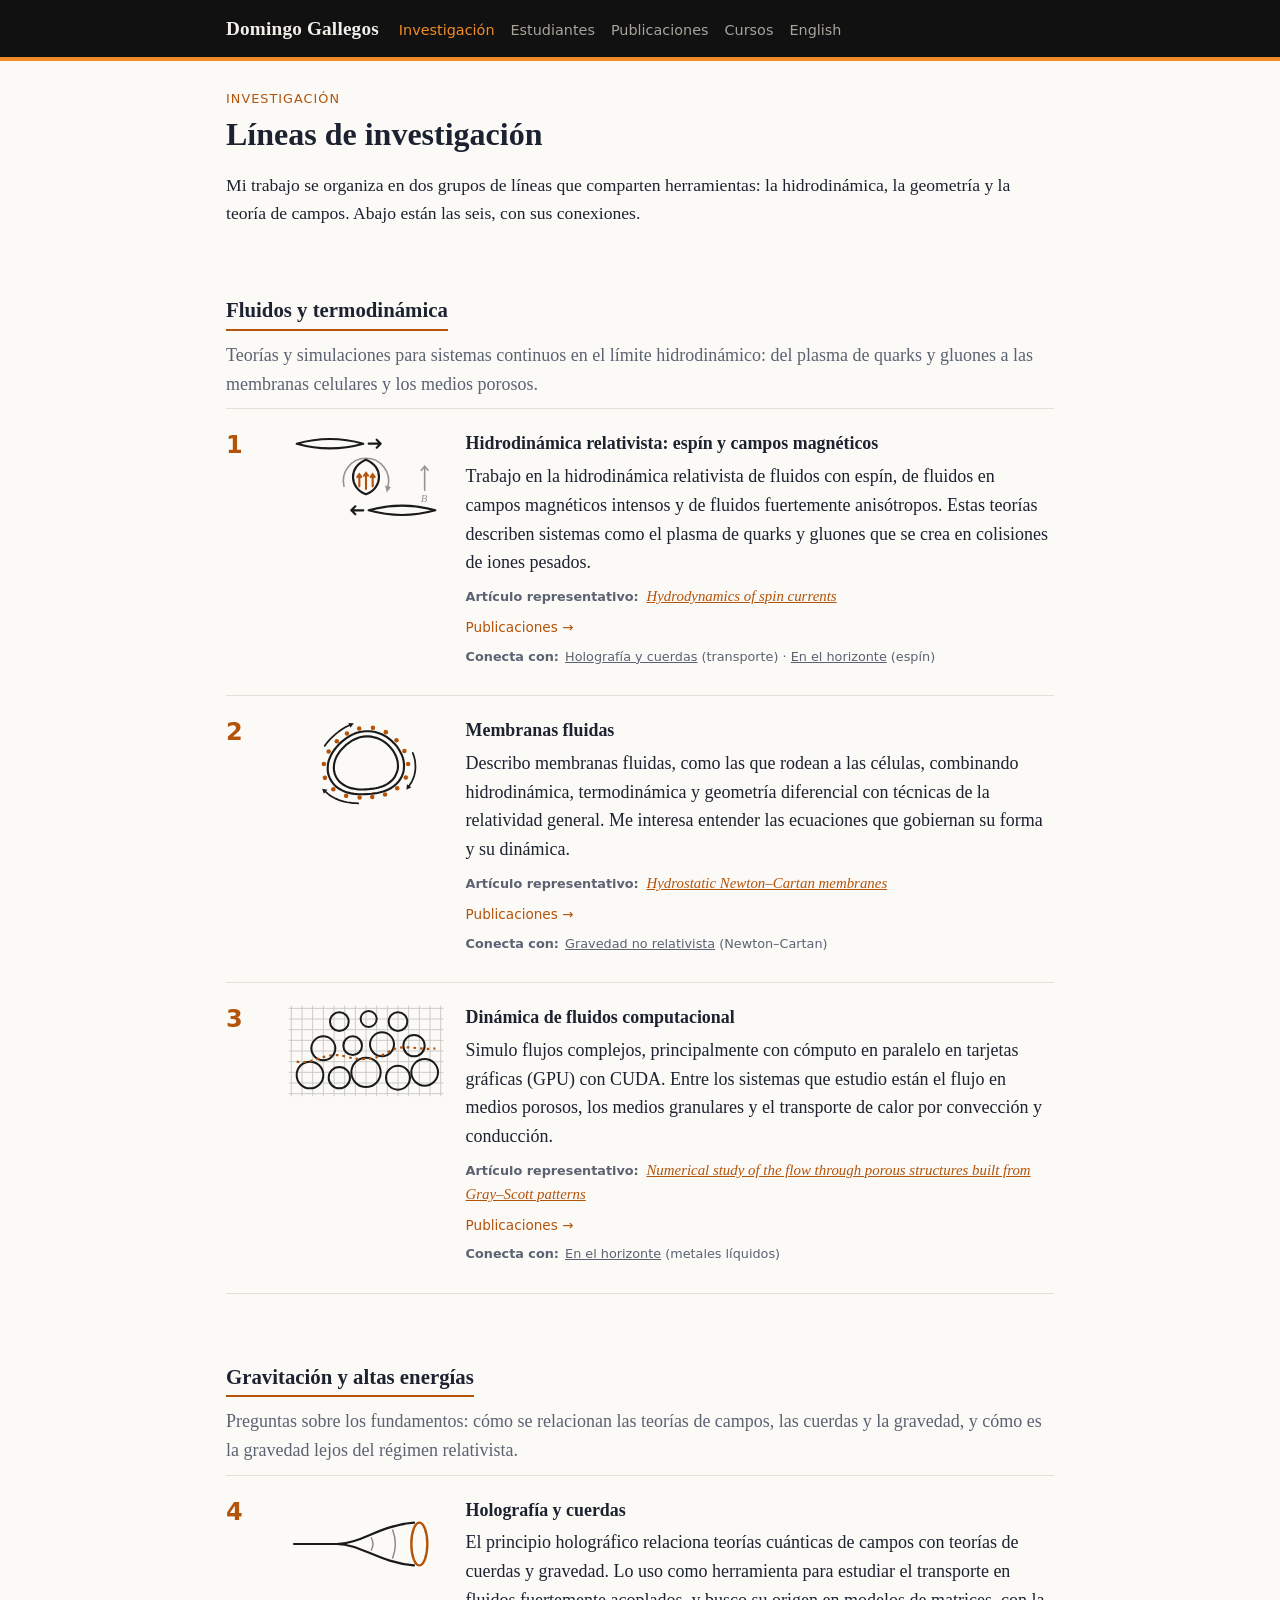
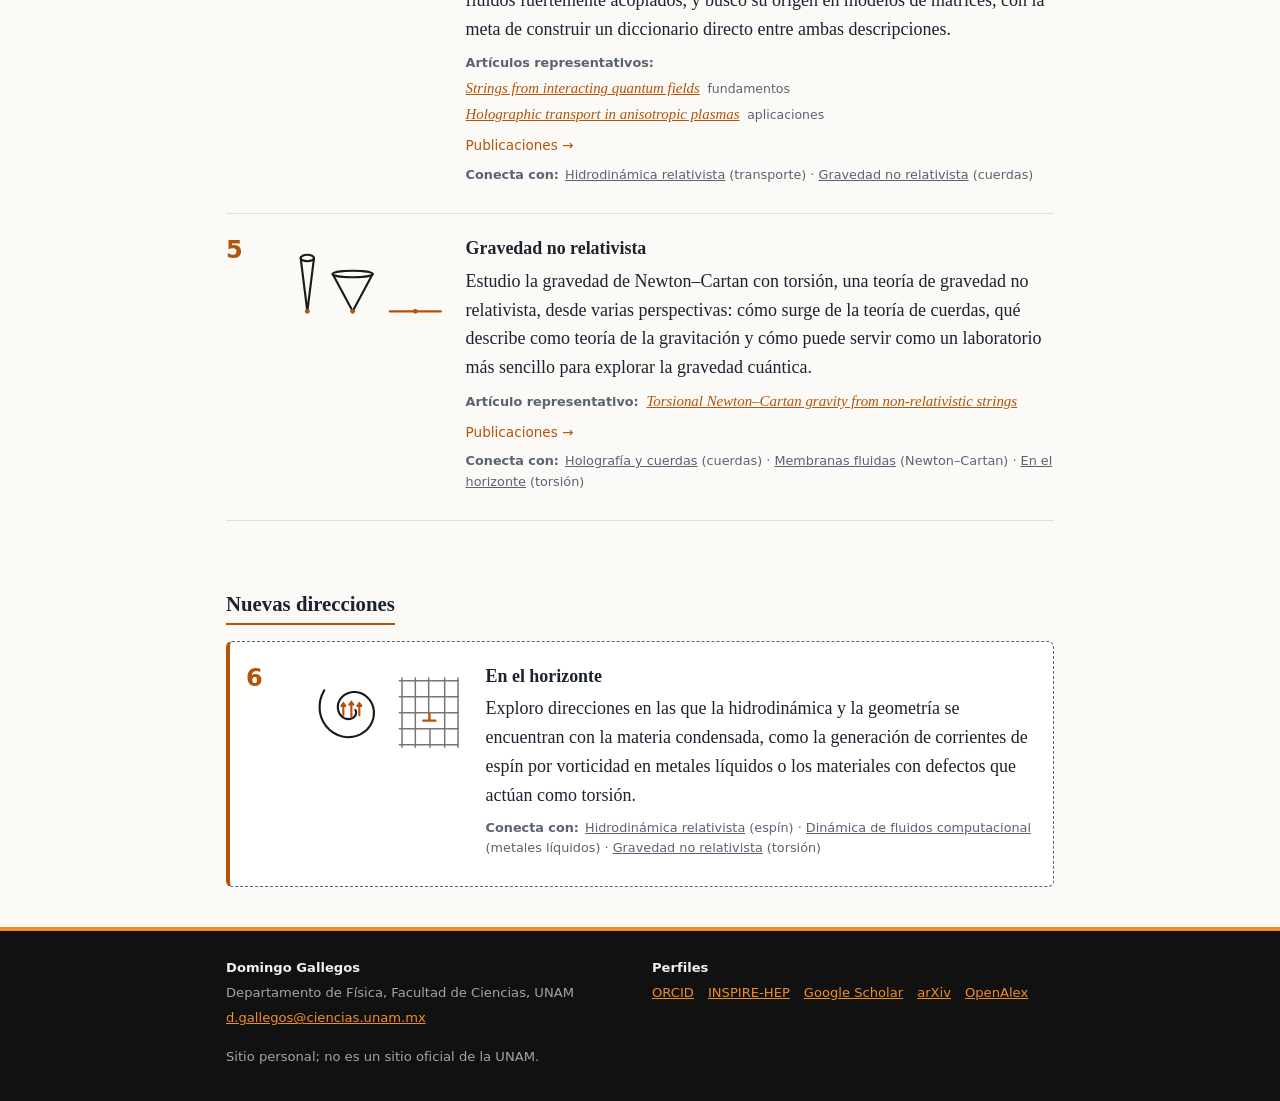
<file: investigacion/index.html>
<!doctype html>
<html lang="es">
<head>
<meta charset="utf-8">
<meta name="viewport" content="width=device-width, initial-scale=1">
<title>Investigación — Domingo Gallegos</title>
<link rel="stylesheet" href="../style.css">
</head>
<body>
<header class="site"><div class="wrap">
<a class="brand" href="../">Domingo Gallegos</a>
<nav><a href="../investigacion/" aria-current="page">Investigación</a><a href="../tesis/">Estudiantes</a><a href="../publicaciones/">Publicaciones</a><a href="../index.html#cursos">Cursos</a><a href="../en/" lang="en">English</a></nav>
</div></header>
<main><div class="wrap">
<p class="kicker">Investigación</p>
<h1>Líneas de investigación</h1>
<p class="lead">Mi trabajo se organiza en dos grupos de líneas que comparten herramientas: la hidrodinámica, la geometría y la teoría de campos. Abajo están las seis, con sus conexiones.</p>
<section class="grupo"><h2>Fluidos y termodinámica</h2><p class="gintro">Teorías y simulaciones para sistemas continuos en el límite hidrodinámico: del plasma de quarks y gluones a las membranas celulares y los medios porosos.</p><ol class="idx"><li class="row" id="hidrodinamica-relativista"><span class="n">1</span><span class="ilu"><svg viewBox="0 0 120 72" aria-hidden="true"><g fill="none" stroke="currentColor" stroke-width="1.6" stroke-linecap="round" stroke-linejoin="round"><path d="M8 11q25-7 50 0q-25 7-50 0z"/><path d="M62 61q25-7 50 0q-25 7-50 0z"/><path d="M62 11h9m-3-3 3 3-3 3"/><path d="M58 61h-9m3-3-3 3 3 3"/><path d="M60 23C73 28 73 44 60 49C47 44 47 28 60 23z"/></g><g fill="none" stroke="currentColor" stroke-width="1.2" stroke-linecap="round" opacity="0.45"><path d="M43.5 43A17 17 0 1 1 76.5 43"/><path d="M74.3 42.4 78.7 43.5 75.6 47.6z" fill="currentColor" stroke="none"/><path d="M104 46V28m-2.5 3 2.5-3 2.5 3"/><text x="101" y="55" font-size="8" font-family="serif" font-style="italic" stroke="none" fill="currentColor">B</text></g><g fill="none" stroke="var(--orange)" stroke-width="1.6" stroke-linecap="round"><path d="M55 43v-9m-1.5 2 1.5-2 1.5 2"/><path d="M60 45v-12m-1.5 2 1.5-2 1.5 2"/><path d="M65 43v-9m-1.5 2 1.5-2 1.5 2"/></g></svg></span><div class="rbody"><h3>Hidrodinámica relativista: espín y campos magnéticos</h3><p>Trabajo en la hidrodinámica relativista de fluidos con espín, de fluidos en campos magnéticos intensos y de fluidos fuertemente anisótropos. Estas teorías describen sistemas como el plasma de quarks y gluones que se crea en colisiones de iones pesados.</p><p class="rep"><span class="rl">Artículo representativo:</span> <a href="https://arxiv.org/abs/2101.04759" lang="en"><i>Hydrodynamics of spin currents</i></a></p><p class="rlinks"><a href="../publicaciones/#hidrodinamica-relativista">Publicaciones →</a></p><p class="cons"><span>Conecta con:</span> <a href="#holografia-y-cuerdas">Holografía y cuerdas</a> (transporte) · <a href="#en-el-horizonte">En el horizonte</a> (espín)</p></div></li><li class="row" id="membranas"><span class="n">2</span><span class="ilu"><svg viewBox="0 0 120 72" aria-hidden="true"><g fill="none" stroke="currentColor" stroke-width="1.6" stroke-linejoin="round"><path d="M88.5 36.0 L88.5 38.3 L88.3 40.6 L87.8 42.9 L86.9 45.1 L85.8 47.2 L84.5 49.1 L82.9 50.8 L81.1 52.4 L79.2 53.8 L77.1 54.9 L75.0 55.9 L72.9 56.6 L70.7 57.2 L68.5 57.7 L66.4 58.0 L64.2 58.3 L62.1 58.5 L60.0 58.6 L57.9 58.7 L55.7 58.7 L53.5 58.6 L51.2 58.4 L48.9 58.0 L46.6 57.5 L44.3 56.8 L42.1 55.8 L39.9 54.6 L37.9 53.2 L36.1 51.5 L34.6 49.6 L33.3 47.5 L32.3 45.3 L31.6 43.0 L31.3 40.7 L31.3 38.3 L31.5 36.0 L32.0 33.7 L32.8 31.6 L33.7 29.5 L34.8 27.5 L36.0 25.7 L37.4 23.9 L38.8 22.3 L40.3 20.7 L41.9 19.2 L43.6 17.9 L45.3 16.6 L47.1 15.4 L49.1 14.3 L51.1 13.4 L53.2 12.6 L55.4 12.0 L57.7 11.6 L60.0 11.4 L62.3 11.4 L64.6 11.6 L66.9 12.0 L69.2 12.7 L71.3 13.5 L73.4 14.5 L75.4 15.7 L77.2 17.0 L79.0 18.4 L80.6 20.0 L82.2 21.6 L83.6 23.4 L84.8 25.3 L85.9 27.3 L86.9 29.3 L87.7 31.5 L88.2 33.7Z"/><path d="M83.9 36.0 L84.0 37.9 L83.8 39.9 L83.3 41.8 L82.6 43.6 L81.7 45.4 L80.6 47.0 L79.2 48.5 L77.7 49.8 L76.1 50.9 L74.4 51.9 L72.6 52.7 L70.8 53.3 L69.0 53.8 L67.2 54.2 L65.4 54.5 L63.6 54.7 L61.8 54.9 L60.0 55.0 L58.2 55.1 L56.4 55.1 L54.5 55.0 L52.6 54.8 L50.7 54.5 L48.7 54.1 L46.8 53.4 L44.9 52.6 L43.1 51.6 L41.5 50.4 L39.9 49.0 L38.6 47.4 L37.6 45.7 L36.7 43.8 L36.2 41.9 L35.9 39.9 L35.9 38.0 L36.1 36.0 L36.5 34.1 L37.1 32.3 L37.9 30.5 L38.8 28.9 L39.9 27.3 L41.0 25.8 L42.2 24.5 L43.5 23.2 L44.8 21.9 L46.2 20.8 L47.7 19.7 L49.2 18.7 L50.8 17.8 L52.5 17.0 L54.3 16.3 L56.2 15.8 L58.1 15.5 L60.0 15.3 L62.0 15.3 L63.9 15.5 L65.8 15.9 L67.7 16.4 L69.5 17.1 L71.3 17.9 L72.9 18.9 L74.5 20.0 L76.0 21.2 L77.3 22.5 L78.6 23.9 L79.8 25.4 L80.9 27.0 L81.8 28.7 L82.6 30.4 L83.2 32.2 L83.7 34.1Z"/></g><g fill="var(--orange)"><circle cx="91.6" cy="36.0" r="1.7"/><circle cx="89.9" cy="46.1" r="1.7"/><circle cx="83.4" cy="54.2" r="1.7"/><circle cx="74.3" cy="58.9" r="1.7"/><circle cx="64.7" cy="60.7" r="1.7"/><circle cx="55.2" cy="61.2" r="1.7"/><circle cx="45.1" cy="59.9" r="1.7"/><circle cx="35.5" cy="55.0" r="1.7"/><circle cx="29.2" cy="46.4" r="1.7"/><circle cx="28.4" cy="36.0" r="1.7"/><circle cx="32.0" cy="26.6" r="1.7"/><circle cx="38.1" cy="19.0" r="1.7"/><circle cx="45.7" cy="13.1" r="1.7"/><circle cx="54.9" cy="9.4" r="1.7"/><circle cx="65.2" cy="8.9" r="1.7"/><circle cx="74.9" cy="12.1" r="1.7"/><circle cx="82.9" cy="18.2" r="1.7"/><circle cx="88.8" cy="26.3" r="1.7"/></g><g fill="none" stroke="currentColor" stroke-width="1.3" stroke-linecap="round"><path d="M29.0 22.4 L30.2 20.8 L31.5 19.2 L32.8 17.7 L34.3 16.3 L35.7 14.9 L37.2 13.6 L38.8 12.3 L40.4 11.1 L42.1 9.9 L43.8 8.9 L45.6 7.9 L47.5 7.0"/><path d="M48.4 8.8 L50.8 5.4 L46.7 5.2Z" fill="currentColor" stroke="none"/><path d="M95.1 27.7 L95.8 29.7 L96.4 31.8 L96.8 33.9 L97.0 36.0 L97.1 38.2 L97.0 40.3 L96.7 42.4 L96.2 44.6 L95.5 46.6 L94.6 48.6 L93.6 50.5 L92.3 52.4"/><path d="M90.7 51.2 L90.3 55.3 L94.0 53.5Z" fill="currentColor" stroke="none"/><path d="M54.2 65.5 L52.2 65.4 L50.1 65.3 L48.0 65.0 L45.8 64.7 L43.7 64.2 L41.5 63.6 L39.4 62.9 L37.3 62.0 L35.3 61.0 L33.3 59.8 L31.5 58.4 L29.8 56.9"/><path d="M31.1 55.4 L27.1 54.5 L28.4 58.4Z" fill="currentColor" stroke="none"/></g></svg></span><div class="rbody"><h3>Membranas fluidas</h3><p>Describo membranas fluidas, como las que rodean a las células, combinando hidrodinámica, termodinámica y geometría diferencial con técnicas de la relatividad general. Me interesa entender las ecuaciones que gobiernan su forma y su dinámica.</p><p class="rep"><span class="rl">Artículo representativo:</span> <a href="https://arxiv.org/abs/2503.08947" lang="en"><i>Hydrostatic Newton–Cartan membranes</i></a></p><p class="rlinks"><a href="../publicaciones/#membranas">Publicaciones →</a></p><p class="cons"><span>Conecta con:</span> <a href="#gravedad-no-relativista">Gravedad no relativista</a> (Newton–Cartan)</p></div></li><li class="row" id="cfd"><span class="n">3</span><span class="ilu"><svg viewBox="0 0 120 72" aria-hidden="true"><g stroke="currentColor" stroke-width="0.7" opacity="0.22"><path d="M4 2V70"/><path d="M12 2V70"/><path d="M20 2V70"/><path d="M28 2V70"/><path d="M36 2V70"/><path d="M44 2V70"/><path d="M52 2V70"/><path d="M60 2V70"/><path d="M68 2V70"/><path d="M76 2V70"/><path d="M84 2V70"/><path d="M92 2V70"/><path d="M100 2V70"/><path d="M108 2V70"/><path d="M116 2V70"/><path d="M2 4H118"/><path d="M2 12H118"/><path d="M2 20H118"/><path d="M2 28H118"/><path d="M2 36H118"/><path d="M2 44H118"/><path d="M2 52H118"/><path d="M2 60H118"/><path d="M2 68H118"/></g><g fill="none" stroke="currentColor" stroke-width="1.5"><circle cx="18" cy="54" r="10"/><circle cx="40" cy="56" r="8"/><circle cx="60" cy="52" r="11"/><circle cx="84" cy="56" r="9"/><circle cx="104" cy="52" r="10"/><circle cx="28" cy="34" r="9"/><circle cx="50" cy="32" r="7"/><circle cx="72" cy="31" r="9"/><circle cx="96" cy="32" r="8"/><circle cx="40" cy="14" r="7"/><circle cx="62" cy="12" r="6"/><circle cx="84" cy="14" r="7"/></g><path d="M8 44c14 2 22-8 36-4s24 2 34-4 24 0 34-2" fill="none" stroke="var(--orange)" stroke-width="1.6" stroke-dasharray="2 3"/></svg></span><div class="rbody"><h3>Dinámica de fluidos computacional</h3><p>Simulo flujos complejos, principalmente con cómputo en paralelo en tarjetas gráficas (GPU) con CUDA. Entre los sistemas que estudio están el flujo en medios porosos, los medios granulares y el transporte de calor por convección y conducción.</p><p class="rep"><span class="rl">Artículo representativo:</span> <a href="https://doi.org/10.1007/s11242-023-02021-4" lang="en"><i>Numerical study of the flow through porous structures built from Gray–Scott patterns</i></a></p><p class="rlinks"><a href="../publicaciones/#cfd">Publicaciones →</a></p><p class="cons"><span>Conecta con:</span> <a href="#en-el-horizonte">En el horizonte</a> (metales líquidos)</p></div></li></ol></section><section class="grupo"><h2>Gravitación y altas energías</h2><p class="gintro">Preguntas sobre los fundamentos: cómo se relacionan las teorías de campos, las cuerdas y la gravedad, y cómo es la gravedad lejos del régimen relativista.</p><ol class="idx"><li class="row" id="holografia-y-cuerdas"><span class="n">4</span><span class="ilu"><svg viewBox="0 0 120 72" aria-hidden="true"><g fill="none" stroke="currentColor" stroke-width="1.6" stroke-linecap="round"><path d="M6 36H38"/><path d="M38 36C56 36 70 22 96 20"/><path d="M38 36C56 36 70 50 96 52"/><path d="M64 31.5q2.5 4.5 0 9" stroke-width="1.1" opacity="0.5"/><path d="M80 25.5q4 10.5 0 21" stroke-width="1.1" opacity="0.5"/></g><ellipse cx="100" cy="36" rx="6" ry="16" fill="none" stroke="var(--orange)" stroke-width="1.8"/></svg></span><div class="rbody"><h3>Holografía y cuerdas</h3><p>El principio holográfico relaciona teorías cuánticas de campos con teorías de cuerdas y gravedad. Lo uso como herramienta para estudiar el transporte en fluidos fuertemente acoplados, y busco su origen en modelos de matrices, con la meta de construir un diccionario directo entre ambas descripciones.</p><p class="rep"><span class="rl">Artículos representativos:</span> <span class="ri"><a href="https://arxiv.org/abs/2211.16514" lang="en"><i>Strings from interacting quantum fields</i></a> <span class="nota">fundamentos</span></span><span class="ri"><a href="https://arxiv.org/abs/2402.12224" lang="en"><i>Holographic transport in anisotropic plasmas</i></a> <span class="nota">aplicaciones</span></span></p><p class="rlinks"><a href="../publicaciones/#holografia-y-cuerdas">Publicaciones →</a></p><p class="cons"><span>Conecta con:</span> <a href="#hidrodinamica-relativista">Hidrodinámica relativista</a> (transporte) · <a href="#gravedad-no-relativista">Gravedad no relativista</a> (cuerdas)</p></div></li><li class="row" id="gravedad-no-relativista"><span class="n">5</span><span class="ilu"><svg viewBox="0 0 120 72" aria-hidden="true"><g fill="none" stroke="currentColor" stroke-width="1.6" stroke-linecap="round" stroke-linejoin="round"><path d="M16 58L11 18M16 58L21 18"/><ellipse cx="16" cy="18" rx="5" ry="2.4"/><path d="M50 58L35 30M50 58L65 30"/><ellipse cx="50" cy="30" rx="15" ry="2.4"/></g><path d="M78 58H116" fill="none" stroke="var(--orange)" stroke-width="1.8" stroke-linecap="round"/><g fill="var(--orange)"><circle cx="16" cy="58" r="1.8"/><circle cx="50" cy="58" r="1.8"/><circle cx="97" cy="58" r="1.8"/></g></svg></span><div class="rbody"><h3>Gravedad no relativista</h3><p>Estudio la gravedad de Newton–Cartan con torsión, una teoría de gravedad no relativista, desde varias perspectivas: cómo surge de la teoría de cuerdas, qué describe como teoría de la gravitación y cómo puede servir como un laboratorio más sencillo para explorar la gravedad cuántica.</p><p class="rep"><span class="rl">Artículo representativo:</span> <a href="https://arxiv.org/abs/1906.01607" lang="en"><i>Torsional Newton–Cartan gravity from non-relativistic strings</i></a></p><p class="rlinks"><a href="../publicaciones/#gravedad-no-relativista">Publicaciones →</a></p><p class="cons"><span>Conecta con:</span> <a href="#holografia-y-cuerdas">Holografía y cuerdas</a> (cuerdas) · <a href="#membranas">Membranas fluidas</a> (Newton–Cartan) · <a href="#en-el-horizonte">En el horizonte</a> (torsión)</p></div></li></ol></section><section class="grupo horizonte"><h2>Nuevas direcciones</h2><ol class="idx"><li class="row" id="en-el-horizonte"><span class="n">6</span><span class="ilu"><svg viewBox="0 0 120 72" aria-hidden="true"><g fill="none" stroke="currentColor" stroke-width="1.6" stroke-linecap="round"><path d="M37.0 36.0 L37.3 36.6 L37.5 37.3 L37.6 38.0 L37.5 38.8 L37.2 39.7 L36.7 40.5 L36.1 41.2 L35.2 41.9 L34.2 42.4 L33.1 42.7 L31.9 42.8 L30.6 42.7 L29.3 42.3 L28.0 41.7 L26.8 40.8 L25.8 39.6 L24.9 38.3 L24.3 36.7 L23.9 35.0 L23.9 33.2 L24.1 31.4 L24.8 29.6 L25.7 27.8 L27.0 26.3 L28.6 24.9 L30.5 23.8 L32.5 23.0 L34.8 22.5 L37.1 22.5 L39.5 22.9 L41.9 23.7 L44.1 24.9 L46.1 26.6 L47.9 28.6 L49.3 30.9 L50.3 33.5 L50.9 36.4 L50.9 39.3 L50.5 42.2 L49.5 45.1 L48.0 47.9 L46.0 50.4 L43.6 52.5 L40.8 54.3 L37.7 55.5 L34.3 56.2 L30.8 56.4 L27.3 55.9 L23.8 54.8 L20.6 53.1 L17.6 50.8 L15.0 48.0 L12.9 44.8 L11.3 41.2 L10.4 37.3 L10.2 33.2 L10.6 29.1 L11.8 25.1 L13.7 21.2"/></g><g fill="none" stroke="var(--orange)" stroke-width="1.6" stroke-linecap="round"><path d="M28 40v-9m-1.5 2 1.5-2 1.5 2"/><path d="M34 41v-11m-1.5 2 1.5-2 1.5 2"/><path d="M40 40v-9m-1.5 2 1.5-2 1.5 2"/></g><g fill="none" stroke="currentColor" stroke-width="1.1" stroke-linecap="round" opacity="0.6"><path d="M70 14H114"/><path d="M70 26H114"/><path d="M70 38H114"/><path d="M70 50H114"/><path d="M70 62H114"/><path d="M72 12V64"/><path d="M82 12V64"/><path d="M104 12V64"/><path d="M114 12V64"/><path d="M92 12V38"/><path d="M93 64V50"/></g><path d="M88 44h9M92.5 44v-5" fill="none" stroke="var(--orange)" stroke-width="1.8" stroke-linecap="round"/></svg></span><div class="rbody"><h3>En el horizonte</h3><p>Exploro direcciones en las que la hidrodinámica y la geometría se encuentran con la materia condensada, como la generación de corrientes de espín por vorticidad en metales líquidos o los materiales con defectos que actúan como torsión.</p><p class="cons"><span>Conecta con:</span> <a href="#hidrodinamica-relativista">Hidrodinámica relativista</a> (espín) · <a href="#cfd">Dinámica de fluidos computacional</a> (metales líquidos) · <a href="#gravedad-no-relativista">Gravedad no relativista</a> (torsión)</p></div></li></ol></section>
</div></main>
<footer class="site"><div class="wrap">
<div class="fcols">
<div><p class="fname">Domingo Gallegos</p><p>Departamento de Física, Facultad de Ciencias, UNAM</p><p><a href="mailto:d.gallegos@ciencias.unam.mx">d.gallegos@ciencias.unam.mx</a></p></div>
<div><p class="fname">Perfiles</p><ul class="flinks"><li><a href="https://orcid.org/0000-0003-2841-3504">ORCID</a></li><li><a href="https://inspirehep.net/authors/1765943">INSPIRE-HEP</a></li><li><a href="https://scholar.google.com/citations?user=hupvKaYAAAAJ">Google Scholar</a></li><li><a href="https://arxiv.org/a/0000-0003-2841-3504">arXiv</a></li><li><a href="https://openalex.org/authors/A5072152546">OpenAlex</a></li></ul></div>
</div>
<p class="disc">Sitio personal; no es un sitio oficial de la UNAM.</p>
</div></footer>
</body>
</html>
</file>
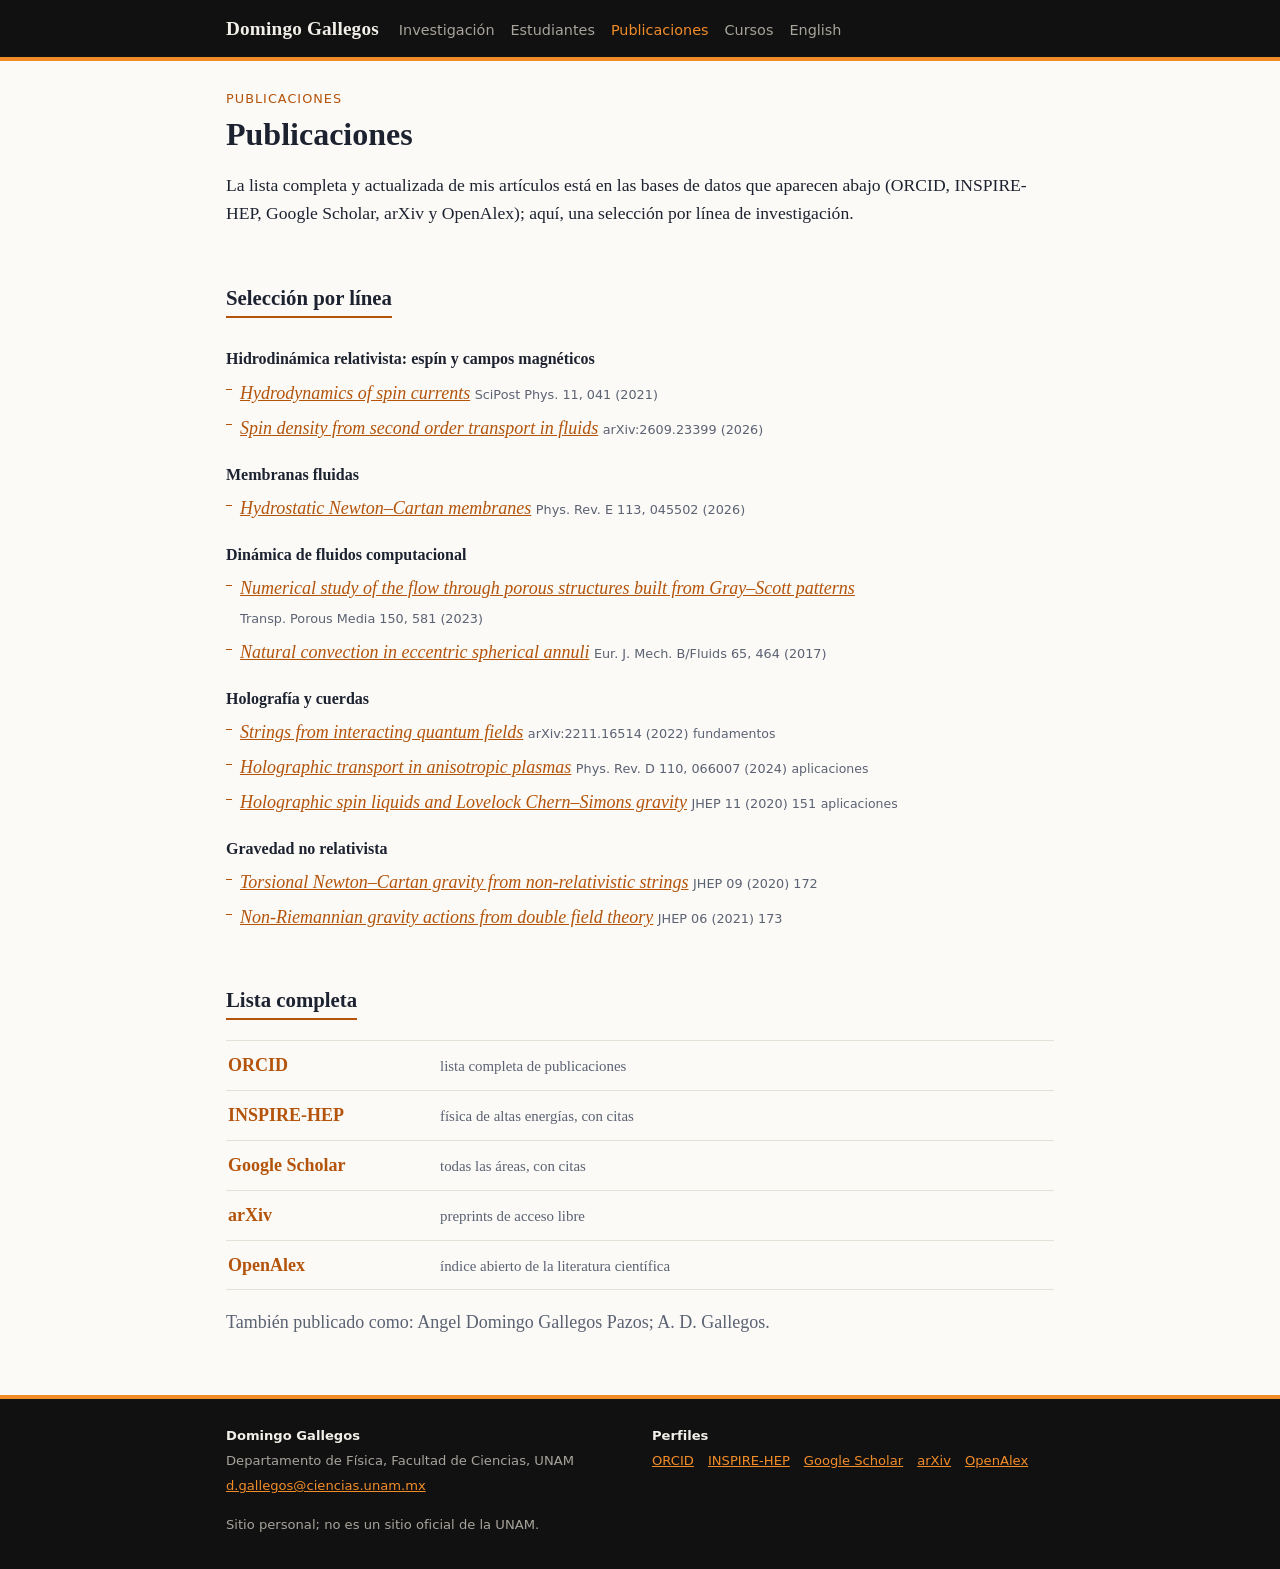
<file: publicaciones/index.html>
<!doctype html>
<html lang="es">
<head>
<meta charset="utf-8">
<meta name="viewport" content="width=device-width, initial-scale=1">
<title>Publicaciones — Domingo Gallegos</title>
<link rel="stylesheet" href="../style.css">
</head>
<body>
<header class="site"><div class="wrap">
<a class="brand" href="../">Domingo Gallegos</a>
<nav><a href="../investigacion/">Investigación</a><a href="../tesis/">Estudiantes</a><a href="../publicaciones/" aria-current="page">Publicaciones</a><a href="../index.html#cursos">Cursos</a><a href="../en/" lang="en">English</a></nav>
</div></header>
<main><div class="wrap">
<p class="kicker">Publicaciones</p>
<h1>Publicaciones</h1>
<p class="lead">La lista completa y actualizada de mis artículos está en las bases de datos que aparecen abajo (ORCID, INSPIRE-HEP, Google Scholar, arXiv y OpenAlex); aquí, una selección por línea de investigación.</p>
<h2>Selección por línea</h2>
<section class="pblock" id="hidrodinamica-relativista"><h3 class="lh"><a href="../investigacion/#hidrodinamica-relativista">Hidrodinámica relativista: espín y campos magnéticos</a></h3><ul class="pubs"><li><a href="https://arxiv.org/abs/2101.04759" lang="en"><i>Hydrodynamics of spin currents</i></a> <span class="ref">SciPost Phys. 11, 041 (2021)</span></li><li><a href="https://arxiv.org/abs/2609.23399" lang="en"><i>Spin density from second order transport in fluids</i></a> <span class="ref">arXiv:2609.23399 (2026)</span></li></ul></section><section class="pblock" id="membranas"><h3 class="lh"><a href="../investigacion/#membranas">Membranas fluidas</a></h3><ul class="pubs"><li><a href="https://arxiv.org/abs/2503.08947" lang="en"><i>Hydrostatic Newton–Cartan membranes</i></a> <span class="ref">Phys. Rev. E 113, 045502 (2026)</span></li></ul></section><section class="pblock" id="cfd"><h3 class="lh"><a href="../investigacion/#cfd">Dinámica de fluidos computacional</a></h3><ul class="pubs"><li><a href="https://doi.org/10.1007/s11242-023-02021-4" lang="en"><i>Numerical study of the flow through porous structures built from Gray–Scott patterns</i></a> <span class="ref">Transp. Porous Media 150, 581 (2023)</span></li><li><a href="https://arxiv.org/abs/1509.06291" lang="en"><i>Natural convection in eccentric spherical annuli</i></a> <span class="ref">Eur. J. Mech. B/Fluids 65, 464 (2017)</span></li></ul></section><section class="pblock" id="holografia-y-cuerdas"><h3 class="lh"><a href="../investigacion/#holografia-y-cuerdas">Holografía y cuerdas</a></h3><ul class="pubs"><li><a href="https://arxiv.org/abs/2211.16514" lang="en"><i>Strings from interacting quantum fields</i></a> <span class="ref">arXiv:2211.16514 (2022)</span> <span class="nota">fundamentos</span></li><li><a href="https://arxiv.org/abs/2402.12224" lang="en"><i>Holographic transport in anisotropic plasmas</i></a> <span class="ref">Phys. Rev. D 110, 066007 (2024)</span> <span class="nota">aplicaciones</span></li><li><a href="https://arxiv.org/abs/2004.05148" lang="en"><i>Holographic spin liquids and Lovelock Chern–Simons gravity</i></a> <span class="ref">JHEP 11 (2020) 151</span> <span class="nota">aplicaciones</span></li></ul></section><section class="pblock" id="gravedad-no-relativista"><h3 class="lh"><a href="../investigacion/#gravedad-no-relativista">Gravedad no relativista</a></h3><ul class="pubs"><li><a href="https://arxiv.org/abs/1906.01607" lang="en"><i>Torsional Newton–Cartan gravity from non-relativistic strings</i></a> <span class="ref">JHEP 09 (2020) 172</span></li><li><a href="https://arxiv.org/abs/2012.07765" lang="en"><i>Non-Riemannian gravity actions from double field theory</i></a> <span class="ref">JHEP 06 (2021) 173</span></li></ul></section>
<h2>Lista completa</h2>
<ul class="rows"><li><a href="https://orcid.org/0000-0003-2841-3504"><b>ORCID</b><span>lista completa de publicaciones</span></a></li><li><a href="https://inspirehep.net/authors/1765943"><b>INSPIRE-HEP</b><span>física de altas energías, con citas</span></a></li><li><a href="https://scholar.google.com/citations?user=hupvKaYAAAAJ"><b>Google Scholar</b><span>todas las áreas, con citas</span></a></li><li><a href="https://arxiv.org/a/0000-0003-2841-3504"><b>arXiv</b><span>preprints de acceso libre</span></a></li><li><a href="https://openalex.org/authors/A5072152546"><b>OpenAlex</b><span>índice abierto de la literatura científica</span></a></li></ul>
<p class="muted">También publicado como: Angel Domingo Gallegos Pazos; A. D. Gallegos.</p>
</div></main>
<footer class="site"><div class="wrap">
<div class="fcols">
<div><p class="fname">Domingo Gallegos</p><p>Departamento de Física, Facultad de Ciencias, UNAM</p><p><a href="mailto:d.gallegos@ciencias.unam.mx">d.gallegos@ciencias.unam.mx</a></p></div>
<div><p class="fname">Perfiles</p><ul class="flinks"><li><a href="https://orcid.org/0000-0003-2841-3504">ORCID</a></li><li><a href="https://inspirehep.net/authors/1765943">INSPIRE-HEP</a></li><li><a href="https://scholar.google.com/citations?user=hupvKaYAAAAJ">Google Scholar</a></li><li><a href="https://arxiv.org/a/0000-0003-2841-3504">arXiv</a></li><li><a href="https://openalex.org/authors/A5072152546">OpenAlex</a></li></ul></div>
</div>
<p class="disc">Sitio personal; no es un sitio oficial de la UNAM.</p>
</div></footer>
</body>
</html>
</file>
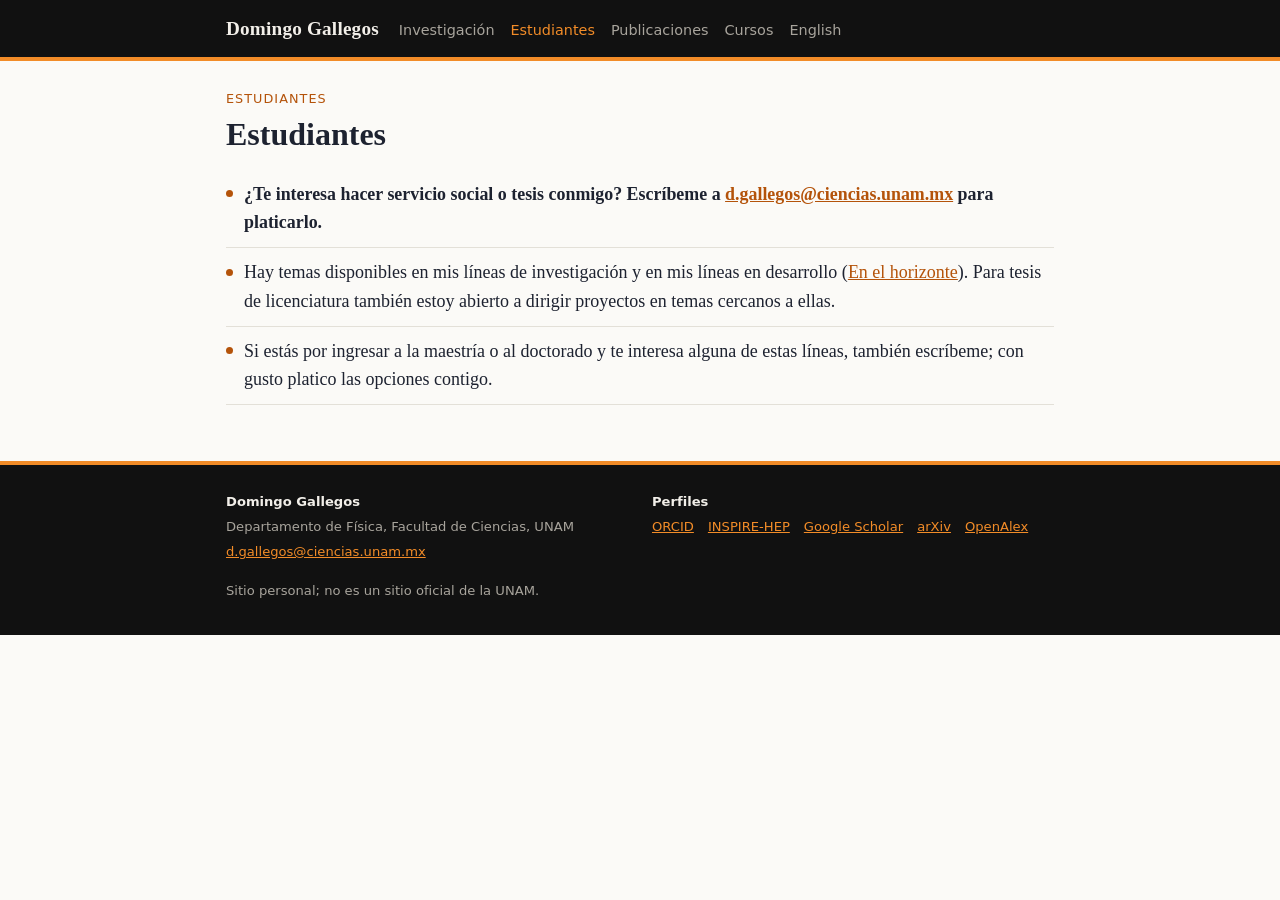
<file: tesis/index.html>
<!doctype html>
<html lang="es">
<head>
<meta charset="utf-8">
<meta name="viewport" content="width=device-width, initial-scale=1">
<title>Estudiantes — Domingo Gallegos</title>
<link rel="stylesheet" href="../style.css">
</head>
<body>
<header class="site"><div class="wrap">
<a class="brand" href="../">Domingo Gallegos</a>
<nav><a href="../investigacion/">Investigación</a><a href="../tesis/" aria-current="page">Estudiantes</a><a href="../publicaciones/">Publicaciones</a><a href="../index.html#cursos">Cursos</a><a href="../en/" lang="en">English</a></nav>
</div></header>
<main><div class="wrap">
<p class="kicker">Estudiantes</p>
<h1>Estudiantes</h1>
<ul class="invite">
<li>¿Te interesa hacer servicio social o tesis conmigo? Escríbeme a <a href="mailto:d.gallegos@ciencias.unam.mx">d.gallegos@ciencias.unam.mx</a> para platicarlo.</li>
<li>Hay temas disponibles en mis líneas de investigación y en mis líneas en desarrollo (<a href="../investigacion/#en-el-horizonte">En el horizonte</a>). Para tesis de licenciatura también estoy abierto a dirigir proyectos en temas cercanos a ellas.</li>
<li>Si estás por ingresar a la maestría o al doctorado y te interesa alguna de estas líneas, también escríbeme; con gusto platico las opciones contigo.</li>
</ul>
</div></main>
<footer class="site"><div class="wrap">
<div class="fcols">
<div><p class="fname">Domingo Gallegos</p><p>Departamento de Física, Facultad de Ciencias, UNAM</p><p><a href="mailto:d.gallegos@ciencias.unam.mx">d.gallegos@ciencias.unam.mx</a></p></div>
<div><p class="fname">Perfiles</p><ul class="flinks"><li><a href="https://orcid.org/0000-0003-2841-3504">ORCID</a></li><li><a href="https://inspirehep.net/authors/1765943">INSPIRE-HEP</a></li><li><a href="https://scholar.google.com/citations?user=hupvKaYAAAAJ">Google Scholar</a></li><li><a href="https://arxiv.org/a/0000-0003-2841-3504">arXiv</a></li><li><a href="https://openalex.org/authors/A5072152546">OpenAlex</a></li></ul></div>
</div>
<p class="disc">Sitio personal; no es un sitio oficial de la UNAM.</p>
</div></footer>
</body>
</html>
</file>
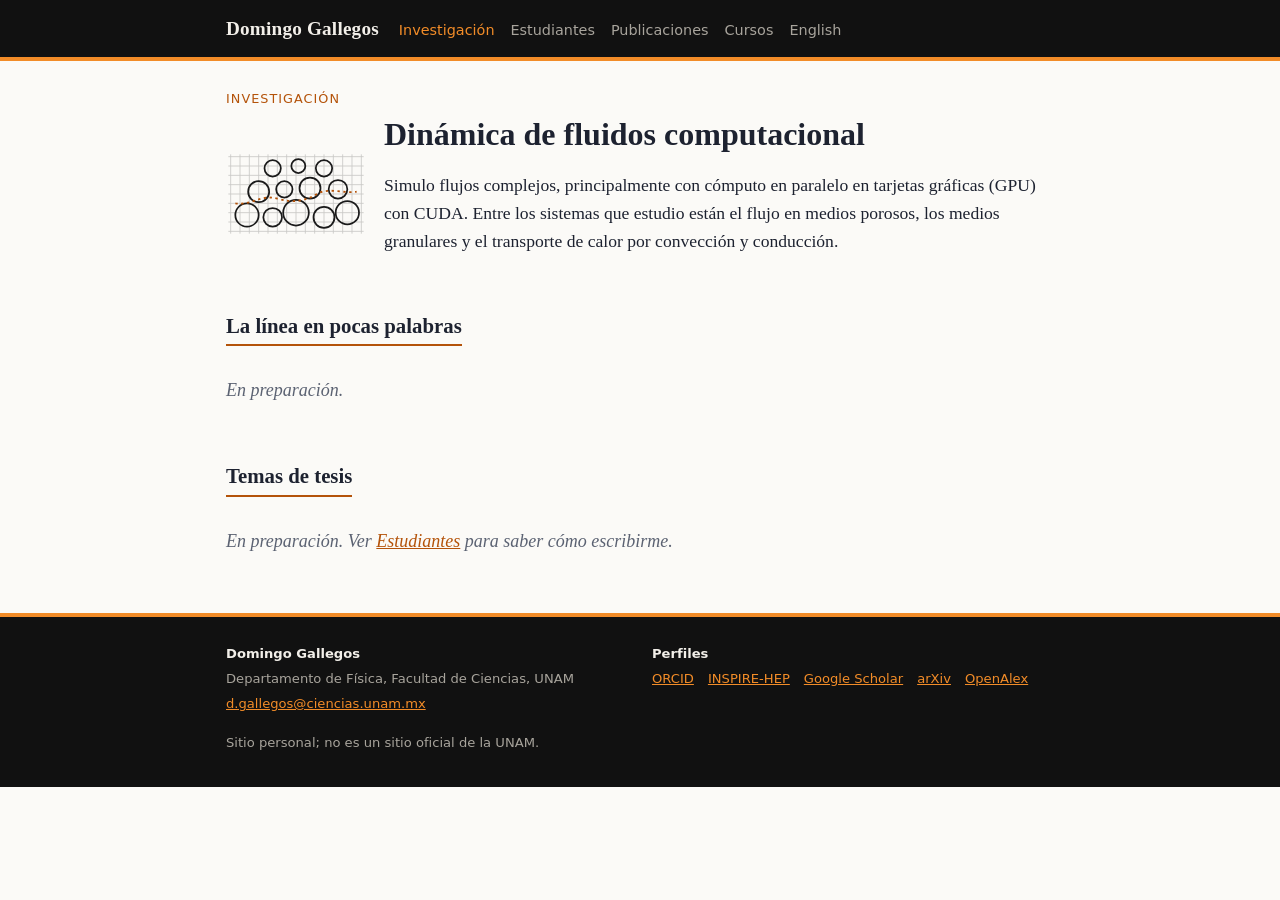
<file: investigacion/cfd/index.html>
<!doctype html>
<html lang="es">
<head>
<meta charset="utf-8">
<meta name="viewport" content="width=device-width, initial-scale=1">
<title>Dinámica de fluidos computacional — Domingo Gallegos</title>
<link rel="stylesheet" href="../../style.css">
</head>
<body>
<header class="site"><div class="wrap">
<a class="brand" href="../../">Domingo Gallegos</a>
<nav><a href="../../investigacion/" aria-current="page">Investigación</a><a href="../../tesis/">Estudiantes</a><a href="../../publicaciones/">Publicaciones</a><a href="../../index.html#cursos">Cursos</a><a href="../../en/" lang="en">English</a></nav>
</div></header>
<main><div class="wrap">
<p class="kicker"><a href="../">Investigación</a></p>
<div class="linehead"><span class="ilu"><svg viewBox="0 0 120 72" aria-hidden="true"><g stroke="currentColor" stroke-width="0.7" opacity="0.22"><path d="M4 2V70"/><path d="M12 2V70"/><path d="M20 2V70"/><path d="M28 2V70"/><path d="M36 2V70"/><path d="M44 2V70"/><path d="M52 2V70"/><path d="M60 2V70"/><path d="M68 2V70"/><path d="M76 2V70"/><path d="M84 2V70"/><path d="M92 2V70"/><path d="M100 2V70"/><path d="M108 2V70"/><path d="M116 2V70"/><path d="M2 4H118"/><path d="M2 12H118"/><path d="M2 20H118"/><path d="M2 28H118"/><path d="M2 36H118"/><path d="M2 44H118"/><path d="M2 52H118"/><path d="M2 60H118"/><path d="M2 68H118"/></g><g fill="none" stroke="currentColor" stroke-width="1.5"><circle cx="18" cy="54" r="10"/><circle cx="40" cy="56" r="8"/><circle cx="60" cy="52" r="11"/><circle cx="84" cy="56" r="9"/><circle cx="104" cy="52" r="10"/><circle cx="28" cy="34" r="9"/><circle cx="50" cy="32" r="7"/><circle cx="72" cy="31" r="9"/><circle cx="96" cy="32" r="8"/><circle cx="40" cy="14" r="7"/><circle cx="62" cy="12" r="6"/><circle cx="84" cy="14" r="7"/></g><path d="M8 44c14 2 22-8 36-4s24 2 34-4 24 0 34-2" fill="none" stroke="var(--orange)" stroke-width="1.6" stroke-dasharray="2 3"/></svg></span><div><h1>Dinámica de fluidos computacional</h1><p class="lead">Simulo flujos complejos, principalmente con cómputo en paralelo en tarjetas gráficas (GPU) con CUDA. Entre los sistemas que estudio están el flujo en medios porosos, los medios granulares y el transporte de calor por convección y conducción.</p></div></div>
<h2>La línea en pocas palabras</h2>
<p class="soon">En preparación.</p>
<h2 id="temas">Temas de tesis</h2>
<p class="soon">En preparación. Ver <a href="../../tesis/">Estudiantes</a> para saber cómo escribirme.</p>
</div></main>
<footer class="site"><div class="wrap">
<div class="fcols">
<div><p class="fname">Domingo Gallegos</p><p>Departamento de Física, Facultad de Ciencias, UNAM</p><p><a href="mailto:d.gallegos@ciencias.unam.mx">d.gallegos@ciencias.unam.mx</a></p></div>
<div><p class="fname">Perfiles</p><ul class="flinks"><li><a href="https://orcid.org/0000-0003-2841-3504">ORCID</a></li><li><a href="https://inspirehep.net/authors/1765943">INSPIRE-HEP</a></li><li><a href="https://scholar.google.com/citations?user=hupvKaYAAAAJ">Google Scholar</a></li><li><a href="https://arxiv.org/a/0000-0003-2841-3504">arXiv</a></li><li><a href="https://openalex.org/authors/A5072152546">OpenAlex</a></li></ul></div>
</div>
<p class="disc">Sitio personal; no es un sitio oficial de la UNAM.</p>
</div></footer>
</body>
</html>
</file>
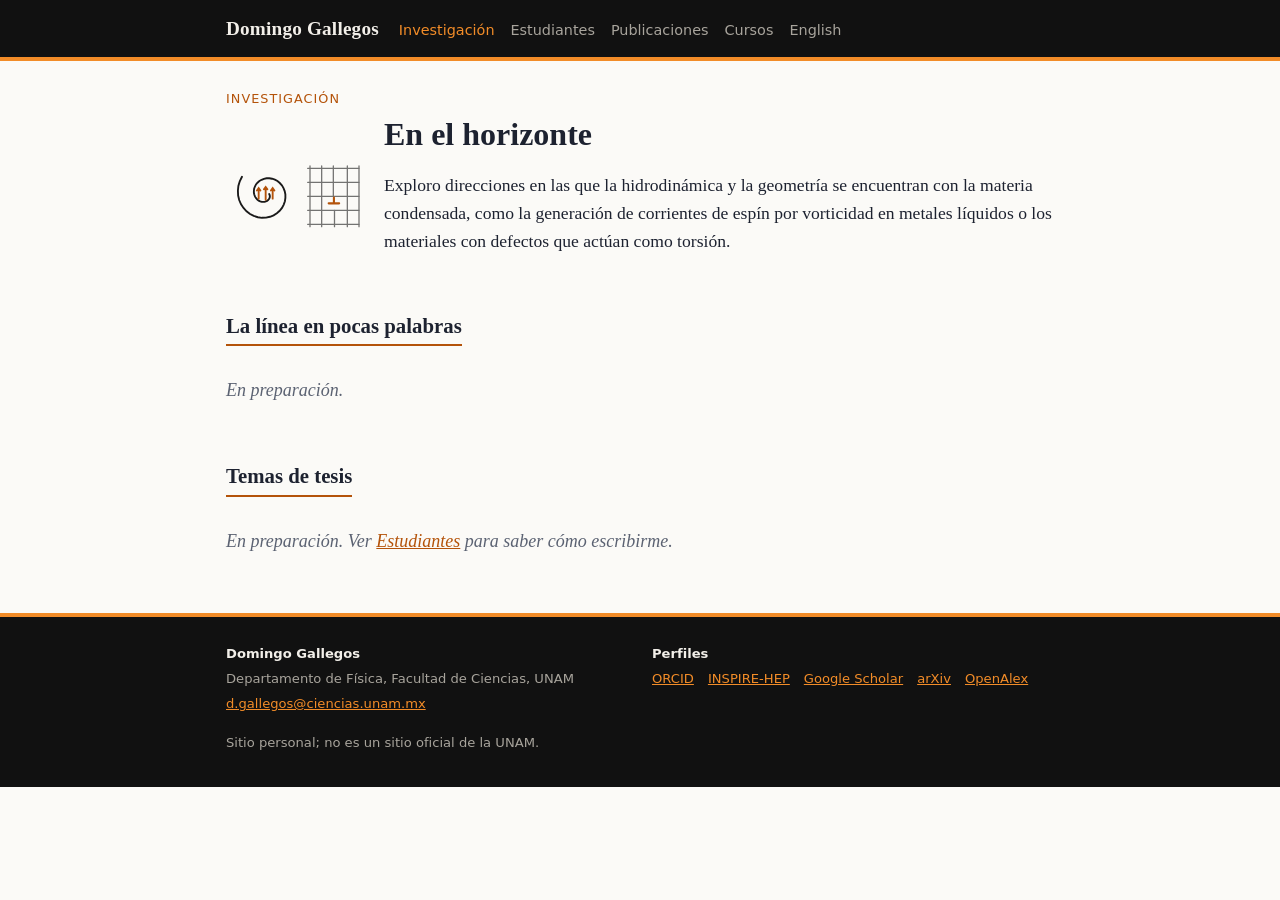
<file: investigacion/en-el-horizonte/index.html>
<!doctype html>
<html lang="es">
<head>
<meta charset="utf-8">
<meta name="viewport" content="width=device-width, initial-scale=1">
<title>En el horizonte — Domingo Gallegos</title>
<link rel="stylesheet" href="../../style.css">
</head>
<body>
<header class="site"><div class="wrap">
<a class="brand" href="../../">Domingo Gallegos</a>
<nav><a href="../../investigacion/" aria-current="page">Investigación</a><a href="../../tesis/">Estudiantes</a><a href="../../publicaciones/">Publicaciones</a><a href="../../index.html#cursos">Cursos</a><a href="../../en/" lang="en">English</a></nav>
</div></header>
<main><div class="wrap">
<p class="kicker"><a href="../">Investigación</a></p>
<div class="linehead"><span class="ilu"><svg viewBox="0 0 120 72" aria-hidden="true"><g fill="none" stroke="currentColor" stroke-width="1.6" stroke-linecap="round"><path d="M37.0 36.0 L37.3 36.6 L37.5 37.3 L37.6 38.0 L37.5 38.8 L37.2 39.7 L36.7 40.5 L36.1 41.2 L35.2 41.9 L34.2 42.4 L33.1 42.7 L31.9 42.8 L30.6 42.7 L29.3 42.3 L28.0 41.7 L26.8 40.8 L25.8 39.6 L24.9 38.3 L24.3 36.7 L23.9 35.0 L23.9 33.2 L24.1 31.4 L24.8 29.6 L25.7 27.8 L27.0 26.3 L28.6 24.9 L30.5 23.8 L32.5 23.0 L34.8 22.5 L37.1 22.5 L39.5 22.9 L41.9 23.7 L44.1 24.9 L46.1 26.6 L47.9 28.6 L49.3 30.9 L50.3 33.5 L50.9 36.4 L50.9 39.3 L50.5 42.2 L49.5 45.1 L48.0 47.9 L46.0 50.4 L43.6 52.5 L40.8 54.3 L37.7 55.5 L34.3 56.2 L30.8 56.4 L27.3 55.9 L23.8 54.8 L20.6 53.1 L17.6 50.8 L15.0 48.0 L12.9 44.8 L11.3 41.2 L10.4 37.3 L10.2 33.2 L10.6 29.1 L11.8 25.1 L13.7 21.2"/></g><g fill="none" stroke="var(--orange)" stroke-width="1.6" stroke-linecap="round"><path d="M28 40v-9m-1.5 2 1.5-2 1.5 2"/><path d="M34 41v-11m-1.5 2 1.5-2 1.5 2"/><path d="M40 40v-9m-1.5 2 1.5-2 1.5 2"/></g><g fill="none" stroke="currentColor" stroke-width="1.1" stroke-linecap="round" opacity="0.6"><path d="M70 14H114"/><path d="M70 26H114"/><path d="M70 38H114"/><path d="M70 50H114"/><path d="M70 62H114"/><path d="M72 12V64"/><path d="M82 12V64"/><path d="M104 12V64"/><path d="M114 12V64"/><path d="M92 12V38"/><path d="M93 64V50"/></g><path d="M88 44h9M92.5 44v-5" fill="none" stroke="var(--orange)" stroke-width="1.8" stroke-linecap="round"/></svg></span><div><h1>En el horizonte</h1><p class="lead">Exploro direcciones en las que la hidrodinámica y la geometría se encuentran con la materia condensada, como la generación de corrientes de espín por vorticidad en metales líquidos o los materiales con defectos que actúan como torsión.</p></div></div>
<h2>La línea en pocas palabras</h2>
<p class="soon">En preparación.</p>
<h2 id="temas">Temas de tesis</h2>
<p class="soon">En preparación. Ver <a href="../../tesis/">Estudiantes</a> para saber cómo escribirme.</p>
</div></main>
<footer class="site"><div class="wrap">
<div class="fcols">
<div><p class="fname">Domingo Gallegos</p><p>Departamento de Física, Facultad de Ciencias, UNAM</p><p><a href="mailto:d.gallegos@ciencias.unam.mx">d.gallegos@ciencias.unam.mx</a></p></div>
<div><p class="fname">Perfiles</p><ul class="flinks"><li><a href="https://orcid.org/0000-0003-2841-3504">ORCID</a></li><li><a href="https://inspirehep.net/authors/1765943">INSPIRE-HEP</a></li><li><a href="https://scholar.google.com/citations?user=hupvKaYAAAAJ">Google Scholar</a></li><li><a href="https://arxiv.org/a/0000-0003-2841-3504">arXiv</a></li><li><a href="https://openalex.org/authors/A5072152546">OpenAlex</a></li></ul></div>
</div>
<p class="disc">Sitio personal; no es un sitio oficial de la UNAM.</p>
</div></footer>
</body>
</html>
</file>
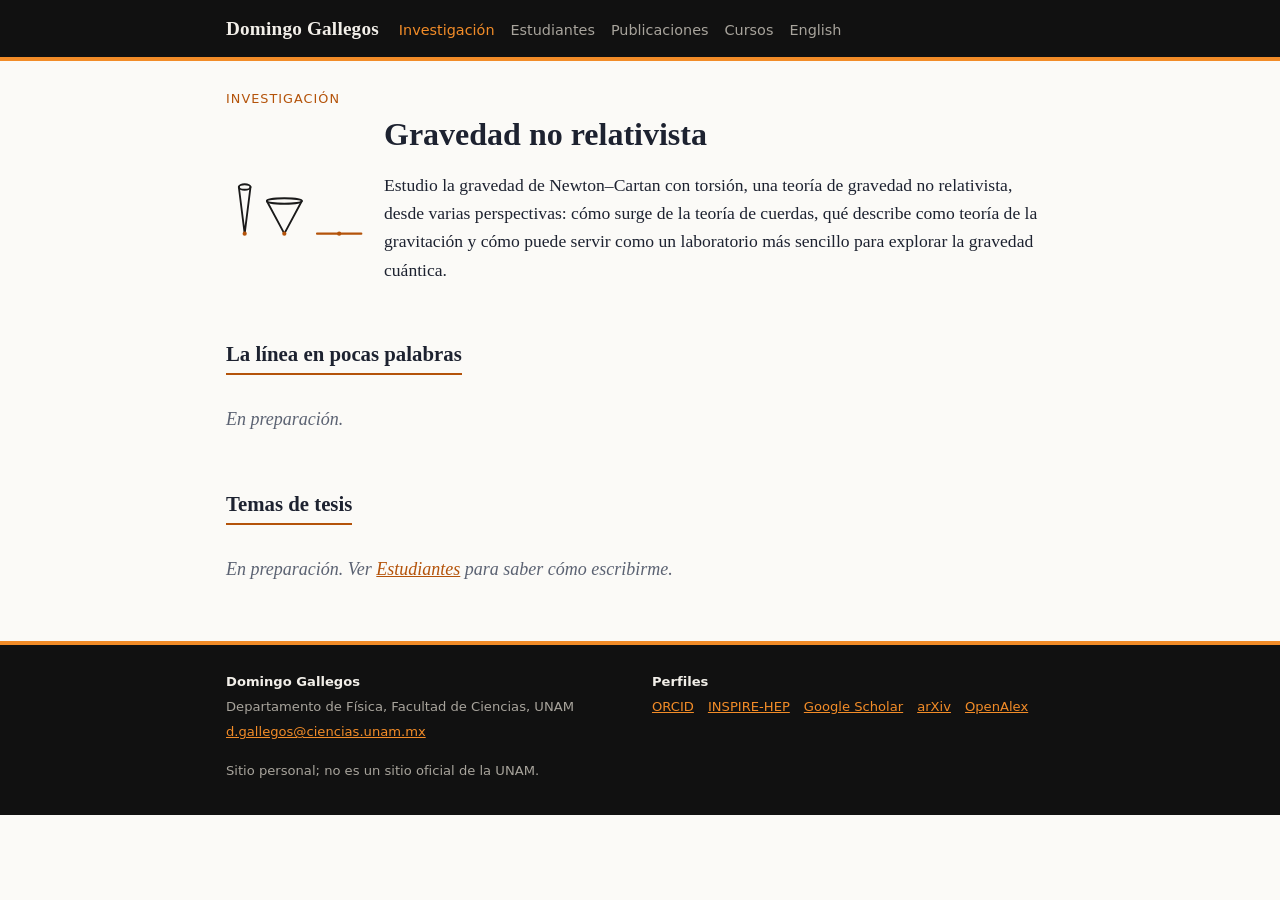
<file: investigacion/gravedad-no-relativista/index.html>
<!doctype html>
<html lang="es">
<head>
<meta charset="utf-8">
<meta name="viewport" content="width=device-width, initial-scale=1">
<title>Gravedad no relativista — Domingo Gallegos</title>
<link rel="stylesheet" href="../../style.css">
</head>
<body>
<header class="site"><div class="wrap">
<a class="brand" href="../../">Domingo Gallegos</a>
<nav><a href="../../investigacion/" aria-current="page">Investigación</a><a href="../../tesis/">Estudiantes</a><a href="../../publicaciones/">Publicaciones</a><a href="../../index.html#cursos">Cursos</a><a href="../../en/" lang="en">English</a></nav>
</div></header>
<main><div class="wrap">
<p class="kicker"><a href="../">Investigación</a></p>
<div class="linehead"><span class="ilu"><svg viewBox="0 0 120 72" aria-hidden="true"><g fill="none" stroke="currentColor" stroke-width="1.6" stroke-linecap="round" stroke-linejoin="round"><path d="M16 58L11 18M16 58L21 18"/><ellipse cx="16" cy="18" rx="5" ry="2.4"/><path d="M50 58L35 30M50 58L65 30"/><ellipse cx="50" cy="30" rx="15" ry="2.4"/></g><path d="M78 58H116" fill="none" stroke="var(--orange)" stroke-width="1.8" stroke-linecap="round"/><g fill="var(--orange)"><circle cx="16" cy="58" r="1.8"/><circle cx="50" cy="58" r="1.8"/><circle cx="97" cy="58" r="1.8"/></g></svg></span><div><h1>Gravedad no relativista</h1><p class="lead">Estudio la gravedad de Newton–Cartan con torsión, una teoría de gravedad no relativista, desde varias perspectivas: cómo surge de la teoría de cuerdas, qué describe como teoría de la gravitación y cómo puede servir como un laboratorio más sencillo para explorar la gravedad cuántica.</p></div></div>
<h2>La línea en pocas palabras</h2>
<p class="soon">En preparación.</p>
<h2 id="temas">Temas de tesis</h2>
<p class="soon">En preparación. Ver <a href="../../tesis/">Estudiantes</a> para saber cómo escribirme.</p>
</div></main>
<footer class="site"><div class="wrap">
<div class="fcols">
<div><p class="fname">Domingo Gallegos</p><p>Departamento de Física, Facultad de Ciencias, UNAM</p><p><a href="mailto:d.gallegos@ciencias.unam.mx">d.gallegos@ciencias.unam.mx</a></p></div>
<div><p class="fname">Perfiles</p><ul class="flinks"><li><a href="https://orcid.org/0000-0003-2841-3504">ORCID</a></li><li><a href="https://inspirehep.net/authors/1765943">INSPIRE-HEP</a></li><li><a href="https://scholar.google.com/citations?user=hupvKaYAAAAJ">Google Scholar</a></li><li><a href="https://arxiv.org/a/0000-0003-2841-3504">arXiv</a></li><li><a href="https://openalex.org/authors/A5072152546">OpenAlex</a></li></ul></div>
</div>
<p class="disc">Sitio personal; no es un sitio oficial de la UNAM.</p>
</div></footer>
</body>
</html>
</file>
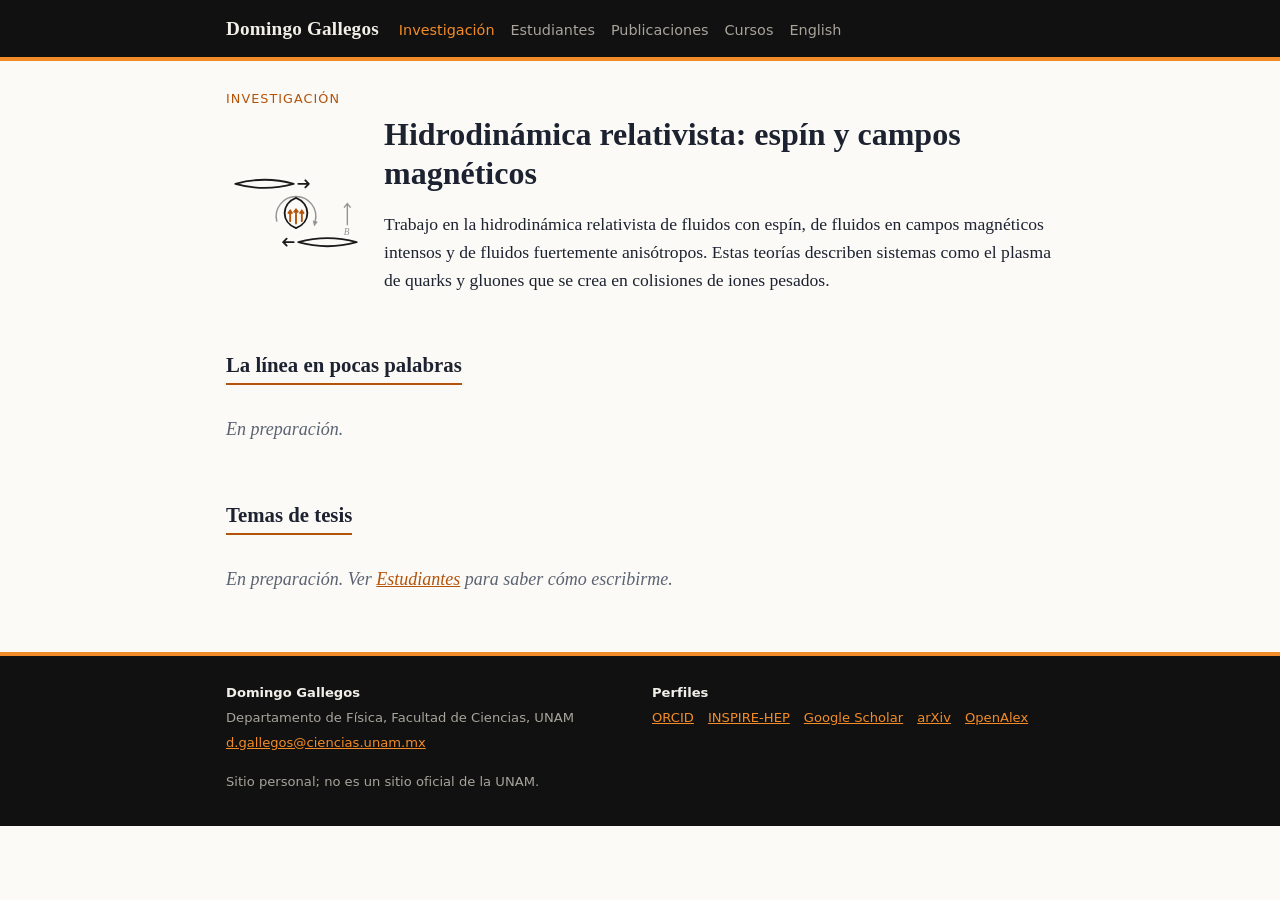
<file: investigacion/hidrodinamica-relativista/index.html>
<!doctype html>
<html lang="es">
<head>
<meta charset="utf-8">
<meta name="viewport" content="width=device-width, initial-scale=1">
<title>Hidrodinámica relativista: espín y campos magnéticos — Domingo Gallegos</title>
<link rel="stylesheet" href="../../style.css">
</head>
<body>
<header class="site"><div class="wrap">
<a class="brand" href="../../">Domingo Gallegos</a>
<nav><a href="../../investigacion/" aria-current="page">Investigación</a><a href="../../tesis/">Estudiantes</a><a href="../../publicaciones/">Publicaciones</a><a href="../../index.html#cursos">Cursos</a><a href="../../en/" lang="en">English</a></nav>
</div></header>
<main><div class="wrap">
<p class="kicker"><a href="../">Investigación</a></p>
<div class="linehead"><span class="ilu"><svg viewBox="0 0 120 72" aria-hidden="true"><g fill="none" stroke="currentColor" stroke-width="1.6" stroke-linecap="round" stroke-linejoin="round"><path d="M8 11q25-7 50 0q-25 7-50 0z"/><path d="M62 61q25-7 50 0q-25 7-50 0z"/><path d="M62 11h9m-3-3 3 3-3 3"/><path d="M58 61h-9m3-3-3 3 3 3"/><path d="M60 23C73 28 73 44 60 49C47 44 47 28 60 23z"/></g><g fill="none" stroke="currentColor" stroke-width="1.2" stroke-linecap="round" opacity="0.45"><path d="M43.5 43A17 17 0 1 1 76.5 43"/><path d="M74.3 42.4 78.7 43.5 75.6 47.6z" fill="currentColor" stroke="none"/><path d="M104 46V28m-2.5 3 2.5-3 2.5 3"/><text x="101" y="55" font-size="8" font-family="serif" font-style="italic" stroke="none" fill="currentColor">B</text></g><g fill="none" stroke="var(--orange)" stroke-width="1.6" stroke-linecap="round"><path d="M55 43v-9m-1.5 2 1.5-2 1.5 2"/><path d="M60 45v-12m-1.5 2 1.5-2 1.5 2"/><path d="M65 43v-9m-1.5 2 1.5-2 1.5 2"/></g></svg></span><div><h1>Hidrodinámica relativista: espín y campos magnéticos</h1><p class="lead">Trabajo en la hidrodinámica relativista de fluidos con espín, de fluidos en campos magnéticos intensos y de fluidos fuertemente anisótropos. Estas teorías describen sistemas como el plasma de quarks y gluones que se crea en colisiones de iones pesados.</p></div></div>
<h2>La línea en pocas palabras</h2>
<p class="soon">En preparación.</p>
<h2 id="temas">Temas de tesis</h2>
<p class="soon">En preparación. Ver <a href="../../tesis/">Estudiantes</a> para saber cómo escribirme.</p>
</div></main>
<footer class="site"><div class="wrap">
<div class="fcols">
<div><p class="fname">Domingo Gallegos</p><p>Departamento de Física, Facultad de Ciencias, UNAM</p><p><a href="mailto:d.gallegos@ciencias.unam.mx">d.gallegos@ciencias.unam.mx</a></p></div>
<div><p class="fname">Perfiles</p><ul class="flinks"><li><a href="https://orcid.org/0000-0003-2841-3504">ORCID</a></li><li><a href="https://inspirehep.net/authors/1765943">INSPIRE-HEP</a></li><li><a href="https://scholar.google.com/citations?user=hupvKaYAAAAJ">Google Scholar</a></li><li><a href="https://arxiv.org/a/0000-0003-2841-3504">arXiv</a></li><li><a href="https://openalex.org/authors/A5072152546">OpenAlex</a></li></ul></div>
</div>
<p class="disc">Sitio personal; no es un sitio oficial de la UNAM.</p>
</div></footer>
</body>
</html>
</file>
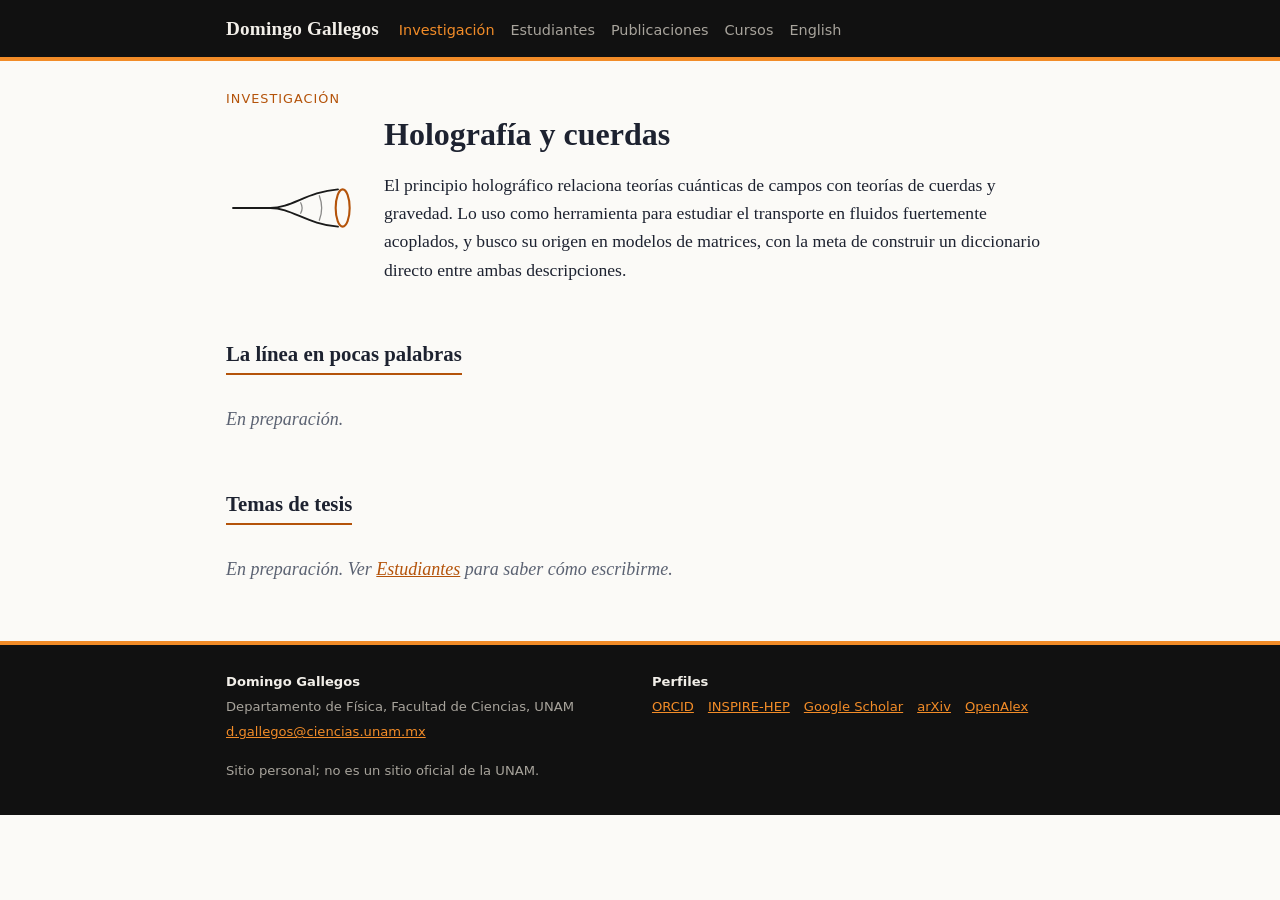
<file: investigacion/holografia-y-cuerdas/index.html>
<!doctype html>
<html lang="es">
<head>
<meta charset="utf-8">
<meta name="viewport" content="width=device-width, initial-scale=1">
<title>Holografía y cuerdas — Domingo Gallegos</title>
<link rel="stylesheet" href="../../style.css">
</head>
<body>
<header class="site"><div class="wrap">
<a class="brand" href="../../">Domingo Gallegos</a>
<nav><a href="../../investigacion/" aria-current="page">Investigación</a><a href="../../tesis/">Estudiantes</a><a href="../../publicaciones/">Publicaciones</a><a href="../../index.html#cursos">Cursos</a><a href="../../en/" lang="en">English</a></nav>
</div></header>
<main><div class="wrap">
<p class="kicker"><a href="../">Investigación</a></p>
<div class="linehead"><span class="ilu"><svg viewBox="0 0 120 72" aria-hidden="true"><g fill="none" stroke="currentColor" stroke-width="1.6" stroke-linecap="round"><path d="M6 36H38"/><path d="M38 36C56 36 70 22 96 20"/><path d="M38 36C56 36 70 50 96 52"/><path d="M64 31.5q2.5 4.5 0 9" stroke-width="1.1" opacity="0.5"/><path d="M80 25.5q4 10.5 0 21" stroke-width="1.1" opacity="0.5"/></g><ellipse cx="100" cy="36" rx="6" ry="16" fill="none" stroke="var(--orange)" stroke-width="1.8"/></svg></span><div><h1>Holografía y cuerdas</h1><p class="lead">El principio holográfico relaciona teorías cuánticas de campos con teorías de cuerdas y gravedad. Lo uso como herramienta para estudiar el transporte en fluidos fuertemente acoplados, y busco su origen en modelos de matrices, con la meta de construir un diccionario directo entre ambas descripciones.</p></div></div>
<h2>La línea en pocas palabras</h2>
<p class="soon">En preparación.</p>
<h2 id="temas">Temas de tesis</h2>
<p class="soon">En preparación. Ver <a href="../../tesis/">Estudiantes</a> para saber cómo escribirme.</p>
</div></main>
<footer class="site"><div class="wrap">
<div class="fcols">
<div><p class="fname">Domingo Gallegos</p><p>Departamento de Física, Facultad de Ciencias, UNAM</p><p><a href="mailto:d.gallegos@ciencias.unam.mx">d.gallegos@ciencias.unam.mx</a></p></div>
<div><p class="fname">Perfiles</p><ul class="flinks"><li><a href="https://orcid.org/0000-0003-2841-3504">ORCID</a></li><li><a href="https://inspirehep.net/authors/1765943">INSPIRE-HEP</a></li><li><a href="https://scholar.google.com/citations?user=hupvKaYAAAAJ">Google Scholar</a></li><li><a href="https://arxiv.org/a/0000-0003-2841-3504">arXiv</a></li><li><a href="https://openalex.org/authors/A5072152546">OpenAlex</a></li></ul></div>
</div>
<p class="disc">Sitio personal; no es un sitio oficial de la UNAM.</p>
</div></footer>
</body>
</html>
</file>
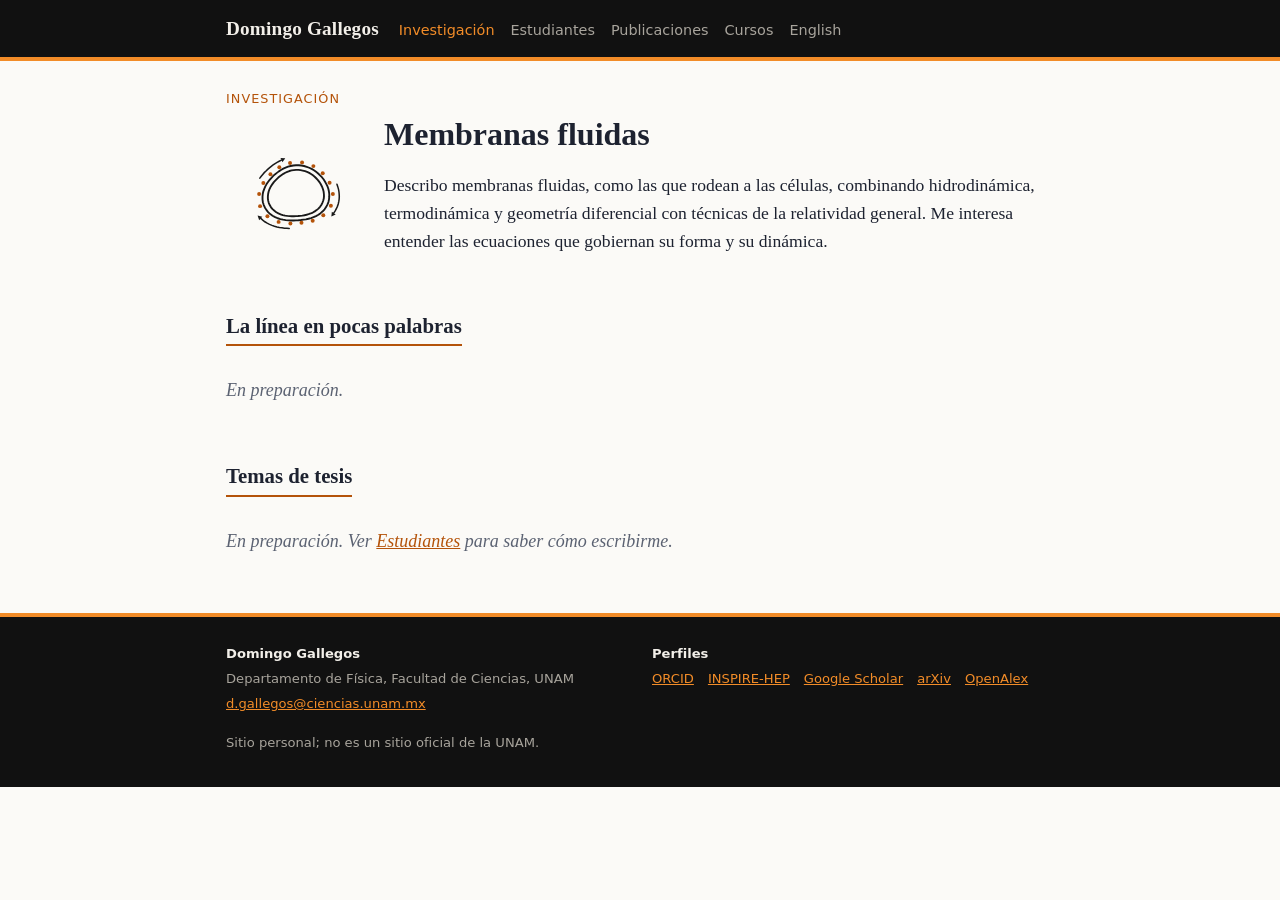
<file: investigacion/membranas/index.html>
<!doctype html>
<html lang="es">
<head>
<meta charset="utf-8">
<meta name="viewport" content="width=device-width, initial-scale=1">
<title>Membranas fluidas — Domingo Gallegos</title>
<link rel="stylesheet" href="../../style.css">
</head>
<body>
<header class="site"><div class="wrap">
<a class="brand" href="../../">Domingo Gallegos</a>
<nav><a href="../../investigacion/" aria-current="page">Investigación</a><a href="../../tesis/">Estudiantes</a><a href="../../publicaciones/">Publicaciones</a><a href="../../index.html#cursos">Cursos</a><a href="../../en/" lang="en">English</a></nav>
</div></header>
<main><div class="wrap">
<p class="kicker"><a href="../">Investigación</a></p>
<div class="linehead"><span class="ilu"><svg viewBox="0 0 120 72" aria-hidden="true"><g fill="none" stroke="currentColor" stroke-width="1.6" stroke-linejoin="round"><path d="M88.5 36.0 L88.5 38.3 L88.3 40.6 L87.8 42.9 L86.9 45.1 L85.8 47.2 L84.5 49.1 L82.9 50.8 L81.1 52.4 L79.2 53.8 L77.1 54.9 L75.0 55.9 L72.9 56.6 L70.7 57.2 L68.5 57.7 L66.4 58.0 L64.2 58.3 L62.1 58.5 L60.0 58.6 L57.9 58.7 L55.7 58.7 L53.5 58.6 L51.2 58.4 L48.9 58.0 L46.6 57.5 L44.3 56.8 L42.1 55.8 L39.9 54.6 L37.9 53.2 L36.1 51.5 L34.6 49.6 L33.3 47.5 L32.3 45.3 L31.6 43.0 L31.3 40.7 L31.3 38.3 L31.5 36.0 L32.0 33.7 L32.8 31.6 L33.7 29.5 L34.8 27.5 L36.0 25.7 L37.4 23.9 L38.8 22.3 L40.3 20.7 L41.9 19.2 L43.6 17.9 L45.3 16.6 L47.1 15.4 L49.1 14.3 L51.1 13.4 L53.2 12.6 L55.4 12.0 L57.7 11.6 L60.0 11.4 L62.3 11.4 L64.6 11.6 L66.9 12.0 L69.2 12.7 L71.3 13.5 L73.4 14.5 L75.4 15.7 L77.2 17.0 L79.0 18.4 L80.6 20.0 L82.2 21.6 L83.6 23.4 L84.8 25.3 L85.9 27.3 L86.9 29.3 L87.7 31.5 L88.2 33.7Z"/><path d="M83.9 36.0 L84.0 37.9 L83.8 39.9 L83.3 41.8 L82.6 43.6 L81.7 45.4 L80.6 47.0 L79.2 48.5 L77.7 49.8 L76.1 50.9 L74.4 51.9 L72.6 52.7 L70.8 53.3 L69.0 53.8 L67.2 54.2 L65.4 54.5 L63.6 54.7 L61.8 54.9 L60.0 55.0 L58.2 55.1 L56.4 55.1 L54.5 55.0 L52.6 54.8 L50.7 54.5 L48.7 54.1 L46.8 53.4 L44.9 52.6 L43.1 51.6 L41.5 50.4 L39.9 49.0 L38.6 47.4 L37.6 45.7 L36.7 43.8 L36.2 41.9 L35.9 39.9 L35.9 38.0 L36.1 36.0 L36.5 34.1 L37.1 32.3 L37.9 30.5 L38.8 28.9 L39.9 27.3 L41.0 25.8 L42.2 24.5 L43.5 23.2 L44.8 21.9 L46.2 20.8 L47.7 19.7 L49.2 18.7 L50.8 17.8 L52.5 17.0 L54.3 16.3 L56.2 15.8 L58.1 15.5 L60.0 15.3 L62.0 15.3 L63.9 15.5 L65.8 15.9 L67.7 16.4 L69.5 17.1 L71.3 17.9 L72.9 18.9 L74.5 20.0 L76.0 21.2 L77.3 22.5 L78.6 23.9 L79.8 25.4 L80.9 27.0 L81.8 28.7 L82.6 30.4 L83.2 32.2 L83.7 34.1Z"/></g><g fill="var(--orange)"><circle cx="91.6" cy="36.0" r="1.7"/><circle cx="89.9" cy="46.1" r="1.7"/><circle cx="83.4" cy="54.2" r="1.7"/><circle cx="74.3" cy="58.9" r="1.7"/><circle cx="64.7" cy="60.7" r="1.7"/><circle cx="55.2" cy="61.2" r="1.7"/><circle cx="45.1" cy="59.9" r="1.7"/><circle cx="35.5" cy="55.0" r="1.7"/><circle cx="29.2" cy="46.4" r="1.7"/><circle cx="28.4" cy="36.0" r="1.7"/><circle cx="32.0" cy="26.6" r="1.7"/><circle cx="38.1" cy="19.0" r="1.7"/><circle cx="45.7" cy="13.1" r="1.7"/><circle cx="54.9" cy="9.4" r="1.7"/><circle cx="65.2" cy="8.9" r="1.7"/><circle cx="74.9" cy="12.1" r="1.7"/><circle cx="82.9" cy="18.2" r="1.7"/><circle cx="88.8" cy="26.3" r="1.7"/></g><g fill="none" stroke="currentColor" stroke-width="1.3" stroke-linecap="round"><path d="M29.0 22.4 L30.2 20.8 L31.5 19.2 L32.8 17.7 L34.3 16.3 L35.7 14.9 L37.2 13.6 L38.8 12.3 L40.4 11.1 L42.1 9.9 L43.8 8.9 L45.6 7.9 L47.5 7.0"/><path d="M48.4 8.8 L50.8 5.4 L46.7 5.2Z" fill="currentColor" stroke="none"/><path d="M95.1 27.7 L95.8 29.7 L96.4 31.8 L96.8 33.9 L97.0 36.0 L97.1 38.2 L97.0 40.3 L96.7 42.4 L96.2 44.6 L95.5 46.6 L94.6 48.6 L93.6 50.5 L92.3 52.4"/><path d="M90.7 51.2 L90.3 55.3 L94.0 53.5Z" fill="currentColor" stroke="none"/><path d="M54.2 65.5 L52.2 65.4 L50.1 65.3 L48.0 65.0 L45.8 64.7 L43.7 64.2 L41.5 63.6 L39.4 62.9 L37.3 62.0 L35.3 61.0 L33.3 59.8 L31.5 58.4 L29.8 56.9"/><path d="M31.1 55.4 L27.1 54.5 L28.4 58.4Z" fill="currentColor" stroke="none"/></g></svg></span><div><h1>Membranas fluidas</h1><p class="lead">Describo membranas fluidas, como las que rodean a las células, combinando hidrodinámica, termodinámica y geometría diferencial con técnicas de la relatividad general. Me interesa entender las ecuaciones que gobiernan su forma y su dinámica.</p></div></div>
<h2>La línea en pocas palabras</h2>
<p class="soon">En preparación.</p>
<h2 id="temas">Temas de tesis</h2>
<p class="soon">En preparación. Ver <a href="../../tesis/">Estudiantes</a> para saber cómo escribirme.</p>
</div></main>
<footer class="site"><div class="wrap">
<div class="fcols">
<div><p class="fname">Domingo Gallegos</p><p>Departamento de Física, Facultad de Ciencias, UNAM</p><p><a href="mailto:d.gallegos@ciencias.unam.mx">d.gallegos@ciencias.unam.mx</a></p></div>
<div><p class="fname">Perfiles</p><ul class="flinks"><li><a href="https://orcid.org/0000-0003-2841-3504">ORCID</a></li><li><a href="https://inspirehep.net/authors/1765943">INSPIRE-HEP</a></li><li><a href="https://scholar.google.com/citations?user=hupvKaYAAAAJ">Google Scholar</a></li><li><a href="https://arxiv.org/a/0000-0003-2841-3504">arXiv</a></li><li><a href="https://openalex.org/authors/A5072152546">OpenAlex</a></li></ul></div>
</div>
<p class="disc">Sitio personal; no es un sitio oficial de la UNAM.</p>
</div></footer>
</body>
</html>
</file>
<file: style.css>
/* Portal domingogallegos.com — propio, basado en el estilo del sitio del curso */
:root {
  --bg: #fbfaf7;
  --surface: #ffffff;
  --ink: #1d2230;
  --muted: #5b6272;
  --line: #e3e0d8;
  --blue: #1a1a1a;          /* acento oscuro (títulos, dibujos) */
  --orange: #b4530a;        /* enlaces y acentos sobre fondo claro */
  --bar: #111111;           /* encabezado y pie */
  --bar-ink: #f2efe9;
  --bar-muted: #a8a49c;
  --bar-accent: #f28c28;
  --serif: "Iowan Old Style", "Palatino Linotype", Palatino, "Book Antiqua", Georgia, serif;
  --sans: system-ui, -apple-system, "Segoe UI", Roboto, sans-serif;
  color-scheme: light dark;
}
@media (prefers-color-scheme: dark) {
  :root {
    --bg: #14171f;
    --surface: #1c2029;
    --ink: #e7e9ee;
    --muted: #a3a9b6;
    --line: #2e3442;
    --blue: #ece8e1;
    --orange: #f0a060;
    --bar: #050505;
    --bar-ink: #f2efe9;
    --bar-muted: #9a968e;
    --bar-accent: #f28c28;
  }
}
* { box-sizing: border-box; }
html { -webkit-text-size-adjust: 100%; }
body {
  margin: 0; background: var(--bg); color: var(--ink);
  font-family: var(--serif); font-size: 18px; line-height: 1.6;
  overflow-wrap: break-word;
}
a { color: var(--orange); }
a:hover { color: var(--ink); }
.wrap { max-width: 860px; margin: 0 auto; padding: 0 16px; }

header.site { background: var(--bar); border-bottom: 4px solid var(--bar-accent); }
header.site .wrap { display: flex; flex-wrap: wrap; align-items: baseline; gap: 4px 20px; padding-top: 14px; padding-bottom: 12px; }
header.site .brand { font-weight: 700; font-size: 1.2rem; color: var(--bar-ink); text-decoration: none; letter-spacing: 0.01em; }
header.site .brand:hover { color: var(--bar-accent); }
header.site nav { display: flex; flex-wrap: wrap; gap: 4px 16px; font-family: var(--sans); font-size: 0.9rem; }
header.site nav a { text-decoration: none; color: var(--bar-muted); }
header.site nav a:hover, header.site nav a[aria-current] { color: var(--bar-accent); }

main { padding: 28px 0 40px; }
h1 { font-size: 2rem; line-height: 1.2; margin: 0 0 6px; color: var(--ink); font-weight: 700; }
h2 { font-size: 1.3rem; margin: 36px 0 12px; font-weight: 600; border-bottom: 2px solid var(--orange); display: inline-block; padding-bottom: 2px; }
h3 { font-size: 1.05rem; margin: 0 0 4px; }
.kicker { font-family: var(--sans); font-size: 0.8rem; letter-spacing: 0.08em; text-transform: uppercase; color: var(--orange); margin: 0 0 6px; }
.kicker a { color: inherit; text-decoration: none; }
.lead { font-size: 1.1rem; }
.muted { color: var(--muted); }
.status { font-family: var(--sans); font-size: 0.9rem; color: var(--muted); margin: 0 0 18px; }
.soon { color: var(--muted); font-style: italic; }

ul.lines { padding-left: 1.2em; }
ul.lines li { margin: 0.4em 0; }
ul.lines a { text-decoration: none; }

.grid { display: grid; grid-template-columns: repeat(auto-fill, minmax(240px, 1fr)); gap: 14px; margin-top: 18px; }
.card { background: var(--surface); border: 1px solid var(--line); border-radius: 8px; padding: 14px 16px; display: flex; flex-direction: column; gap: 4px; text-decoration: none; color: var(--ink); }
a.card:hover { border-color: var(--orange); color: var(--ink); }
.card h3 { color: var(--ink); }
.card p { margin: 0; font-size: 0.95rem; color: var(--muted); }

.table-wrap { overflow-x: auto; }
table { border-collapse: collapse; width: 100%; font-size: 0.92rem; }
th, td { text-align: left; padding: 6px 8px; border-bottom: 1px solid var(--line); vertical-align: top; }
thead th { font-family: var(--sans); font-size: 0.8rem; color: var(--muted); font-weight: 600; }
tbody th { font-weight: 600; }
tbody th a { text-decoration: none; }

footer.site { background: var(--bar); border-top: 4px solid var(--bar-accent); padding: 22px 0 30px; font-family: var(--sans); font-size: 0.82rem; color: var(--bar-muted); }
footer.site a { color: var(--bar-accent); }
footer.site a:hover { color: var(--bar-ink); }
footer.site p { margin: 4px 0; }

@media (max-width: 600px) {
  body { font-size: 17px; }
  h1 { font-size: 1.7rem; }
  /* Tabla de tesis: una tarjeta por línea */
  table.stack thead { display: none; }
  table.stack, table.stack tbody, table.stack tr, table.stack th, table.stack td { display: block; width: 100%; }
  table.stack tr { border-bottom: 1px solid var(--line); padding: 8px 0; }
  table.stack th, table.stack td { border: 0; padding: 2px 0; }
  table.stack td::before { content: attr(data-nivel) ": "; font-style: normal; color: var(--ink); font-family: var(--sans); font-size: 0.85rem; }
}

/* Bloques visuales (tarjetas con ilustración, filas) */
.hero { padding: 8px 0 4px; }
.hero h1 { font-size: 2.3rem; }
.tiles { display: flex; flex-wrap: wrap; justify-content: center; align-items: stretch; gap: 14px; margin-top: 16px; }
.tiles > .tile { flex: 0 0 100%; }
@media (min-width: 700px) {
  .tiles.t221 > .tile { flex-basis: calc((100% - 14px) / 2); }
  .tiles.t32 > .tile { flex-basis: calc((100% - 28px) / 3); flex-direction: column; }
  .tiles.t32 .ilu { width: 120px; }
}
.tile { display: flex; gap: 14px; align-items: flex-start; background: var(--surface); border: 1px solid var(--line); border-left: 4px solid var(--orange); border-radius: 6px; padding: 14px; text-decoration: none; color: var(--ink); }
a.tile:hover { border-color: var(--orange); color: var(--ink); }
.ilu { flex: none; width: 96px; color: var(--blue); }
.ilu svg { width: 100%; height: auto; display: block; }
.tbody { min-width: 0; }
.tile h3 { color: var(--ink); font-size: 1.02rem; line-height: 1.3; }
.tile p { margin: 0 0 6px; font-size: 0.93rem; color: var(--muted); line-height: 1.45; }
.more { font-family: var(--sans); font-size: 0.82rem; color: var(--orange); }
.linehead { display: flex; gap: 18px; align-items: center; }
.linehead .ilu { width: 140px; }

ul.rows { list-style: none; padding: 0; margin: 8px 0; border-top: 1px solid var(--line); }
ul.rows li { border-bottom: 1px solid var(--line); }
ul.rows a, ul.rows.plain li { display: flex; flex-wrap: wrap; gap: 2px 14px; align-items: baseline; padding: 10px 2px; text-decoration: none; color: var(--ink); }
ul.rows a b { color: var(--orange); }
ul.rows a:hover b { color: var(--ink); }
ul.rows b { min-width: 11em; }
ul.rows span { color: var(--muted); font-size: 0.93rem; }
ol.steps { padding-left: 1.4em; }
ol.steps li { margin: 0.3em 0; }

.fcols { display: grid; grid-template-columns: repeat(auto-fit, minmax(220px, 1fr)); gap: 8px 24px; }
.fname { font-weight: 600; color: var(--bar-ink); }
ul.flinks { list-style: none; padding: 0; margin: 4px 0; display: flex; flex-wrap: wrap; gap: 2px 14px; }
footer.site .disc { margin-top: 14px; }

@media (max-width: 600px) {
  .hero h1 { font-size: 1.9rem; }
  .ilu { width: 72px; }
  .linehead { flex-direction: column; align-items: flex-start; gap: 6px; }
  .linehead .ilu { width: 120px; }
}

/* Encabezado de la página de inicio */
.aff { font-family: var(--sans); color: var(--muted); margin: 4px 0 14px; line-height: 1.45;
       font-size: clamp(12px, 3.55vw, 15.5px); }
.aff span { display: block; white-space: nowrap; }
.tagline { font-style: italic; color: var(--orange); font-size: clamp(14px, 4.1vw, 19px); margin: 0 0 8px; padding-left: 12px; border-left: 2px solid var(--orange); }
h3.lh { margin: 16px 0 2px; font-size: 1rem; }
h3.lh a { color: var(--ink); text-decoration: none; }
h3.lh a:hover { color: var(--orange); }
.grp { font-family: var(--sans); font-size: 0.85rem; letter-spacing: 0.08em; text-transform: uppercase; color: var(--muted); border: 0; display: block; margin: 28px 0 0; font-weight: 600; }
ul.invite { list-style: none; padding: 0; margin: 16px 0; }
ul.invite li { position: relative; padding: 10px 0 10px 18px; border-bottom: 1px solid var(--line); }
ul.invite li::before { content: ""; position: absolute; left: 0; top: 1.15em; width: 7px; height: 7px; background: var(--orange); border-radius: 50%; }
ul.invite li:first-child { font-size: 1.12rem; font-weight: 600; }
/* «En el horizonte»: línea en desarrollo, borde punteado */
.tiles.solo { margin-top: 28px; }
.tiles.solo > .tile, a.tile[href$="en-el-horizonte/"] { border-style: dashed; border-left-style: solid; }

/* Investigación: índice editorial */
section.grupo { margin-top: 30px; }
section.grupo > h2 { margin-bottom: 4px; }
.gintro { color: var(--muted); margin: 6px 0 10px; max-width: 46em; }
ol.idx { list-style: none; padding: 0; margin: 0; border-top: 1px solid var(--line); }
ol.idx li.row { display: grid; grid-template-columns: 2.2em 160px 1fr; gap: 0 20px; align-items: start; padding: 20px 0; border-bottom: 1px solid var(--line); }
ol.idx .n { font-family: var(--sans); font-weight: 700; font-size: 1.5rem; line-height: 1; color: var(--orange); padding-top: 4px; }
ol.idx .ilu { width: 160px; color: var(--blue); }
.rbody { min-width: 0; }
.rbody h3 { font-size: 1.12rem; margin: 0 0 4px; }
.rbody h3 a { color: var(--ink); text-decoration: none; }
.rbody h3 a:hover { color: var(--orange); }
.rbody p { margin: 0 0 8px; }
.rlinks { font-family: var(--sans); font-size: 0.85rem; }
.rlinks a { text-decoration: none; }
.cons { font-family: var(--sans); font-size: 0.8rem; color: var(--muted); }
.cons span { font-weight: 600; margin-right: 2px; }
.cons a { color: var(--muted); }
.cons a:hover { color: var(--orange); }
section.horizonte ol.idx { border: 1px dashed var(--muted); border-left: 4px solid var(--orange); border-radius: 6px; padding: 0 16px; margin-top: 12px; background: var(--surface); }
section.horizonte ol.idx li.row { border-bottom: 0; }
@media (max-width: 640px) {
  ol.idx li.row { grid-template-columns: 2em 1fr; }
  ol.idx .ilu { grid-column: 2; width: 140px; margin-bottom: 8px; }
  ol.idx .rbody { grid-column: 2; }
}
.rep { font-size: 0.93rem; }
.rep .rl { font-family: var(--sans); font-size: 0.8rem; font-weight: 600; color: var(--muted); margin-right: 4px; }
.rep .ri { display: block; margin-top: 2px; }
.rep .nota { font-family: var(--sans); font-size: 0.78rem; color: var(--muted); margin-left: 4px; }
ul.pubs { list-style: none; padding: 0; margin: 4px 0 12px; }
ul.pubs li { padding: 3px 0 3px 14px; position: relative; }
ul.pubs li::before { content: ""; position: absolute; left: 0; top: 0.75em; width: 6px; height: 1px; background: var(--orange); }
ul.pubs .ref { font-family: var(--sans); font-size: 0.8rem; color: var(--muted); white-space: nowrap; }
ul.pubs .nota { font-family: var(--sans); font-size: 0.78rem; color: var(--muted); }
</file>
